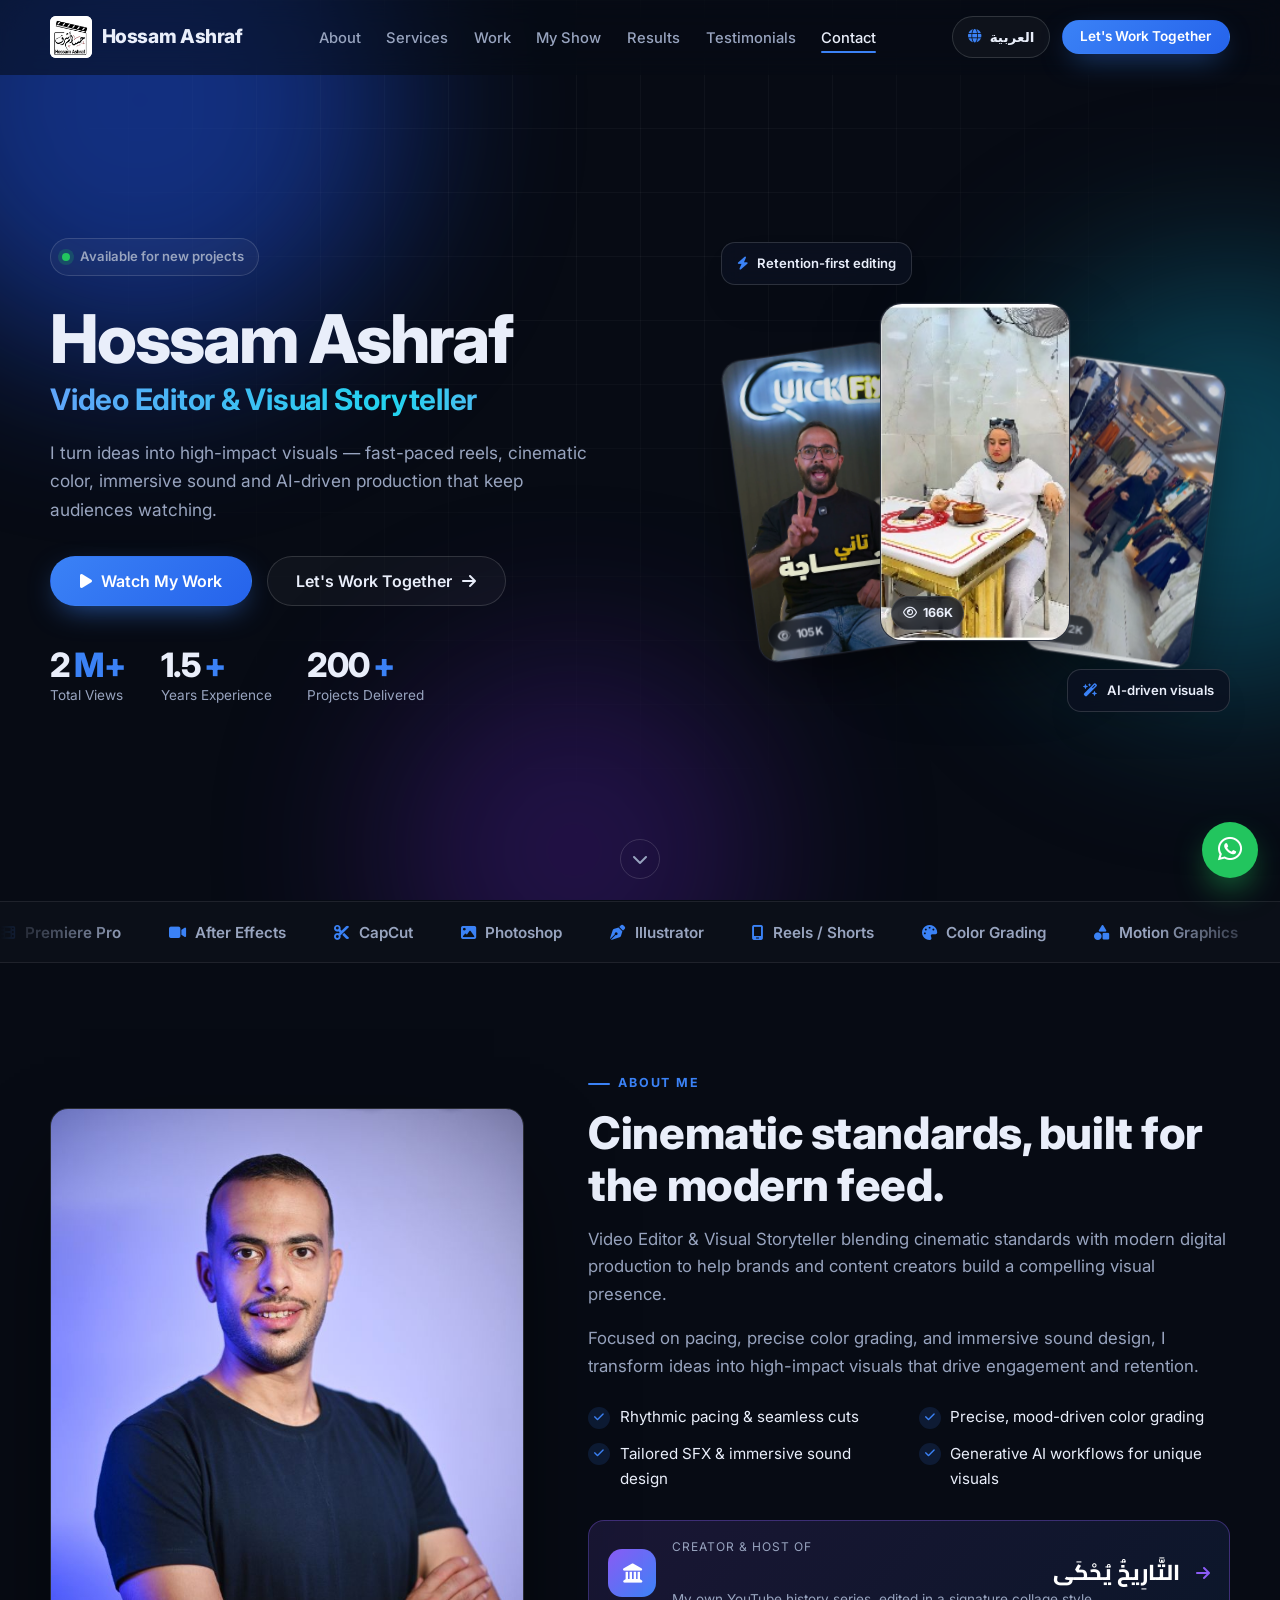
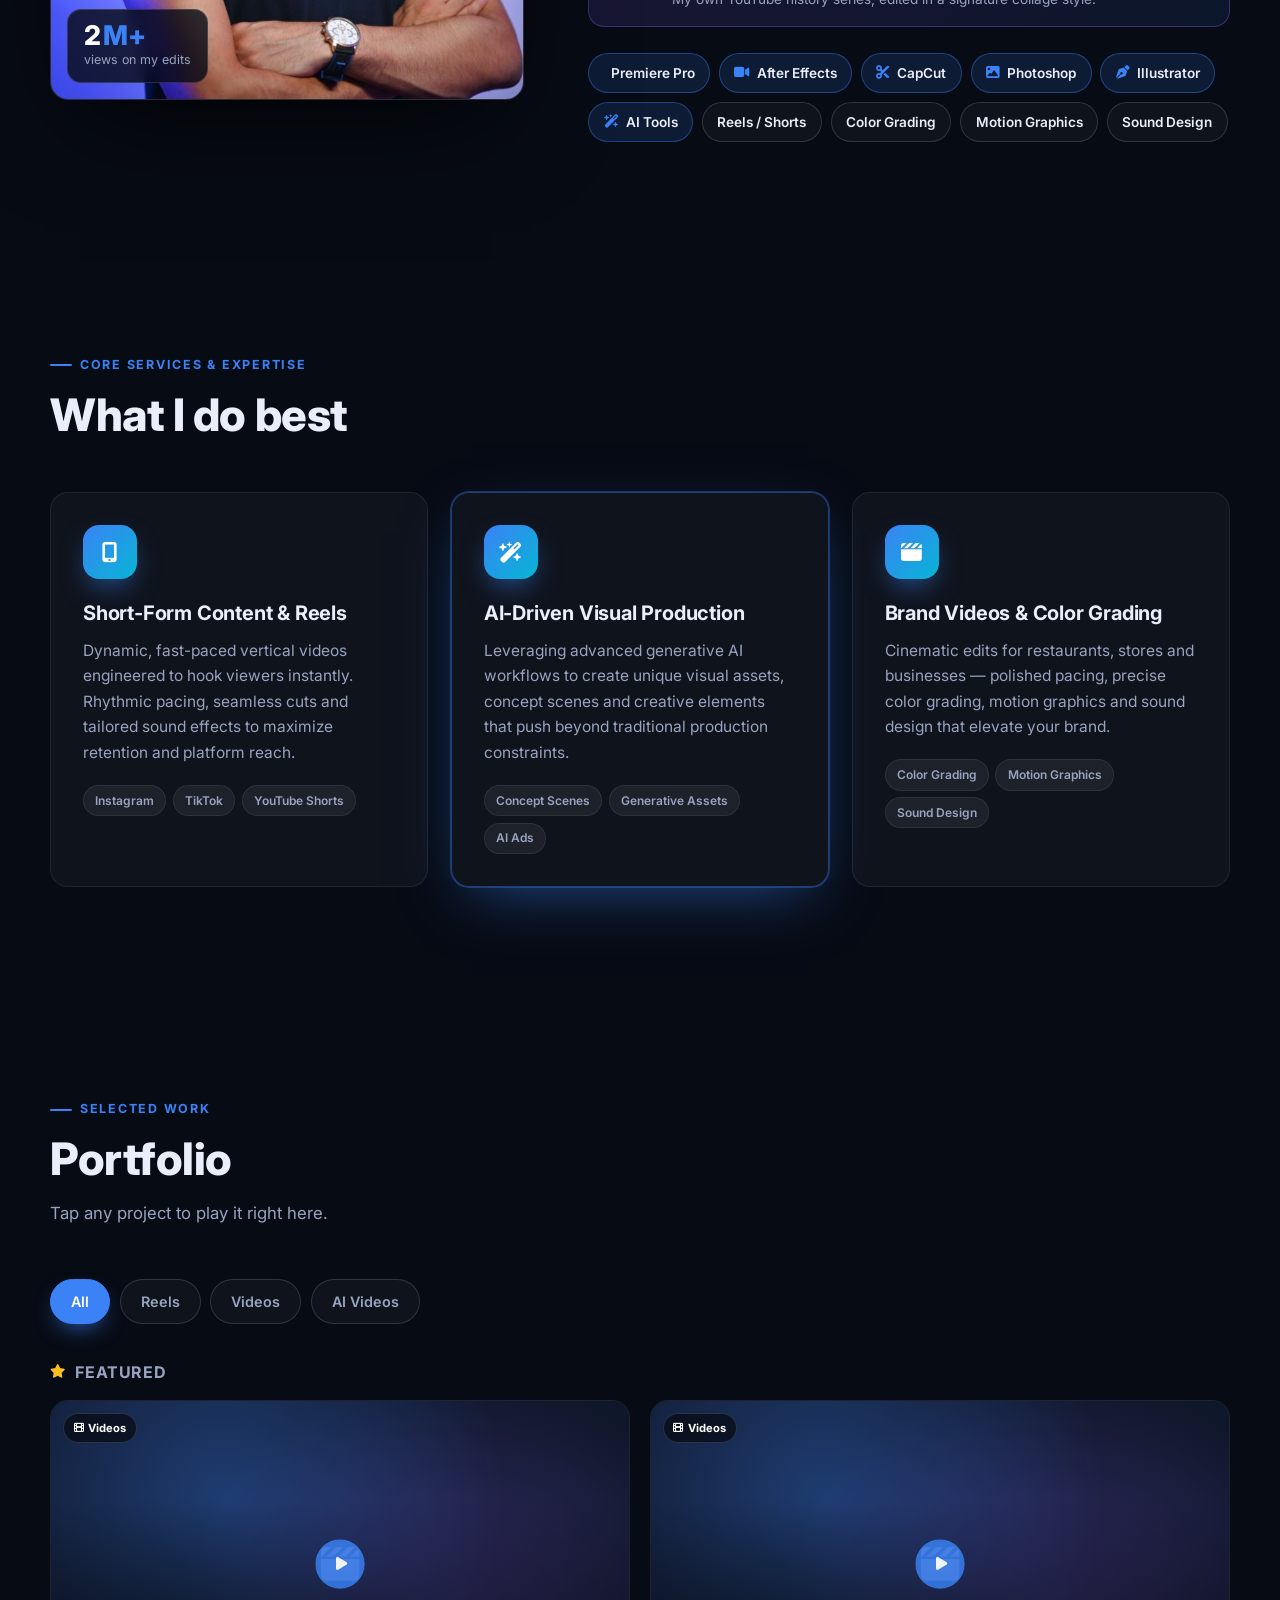
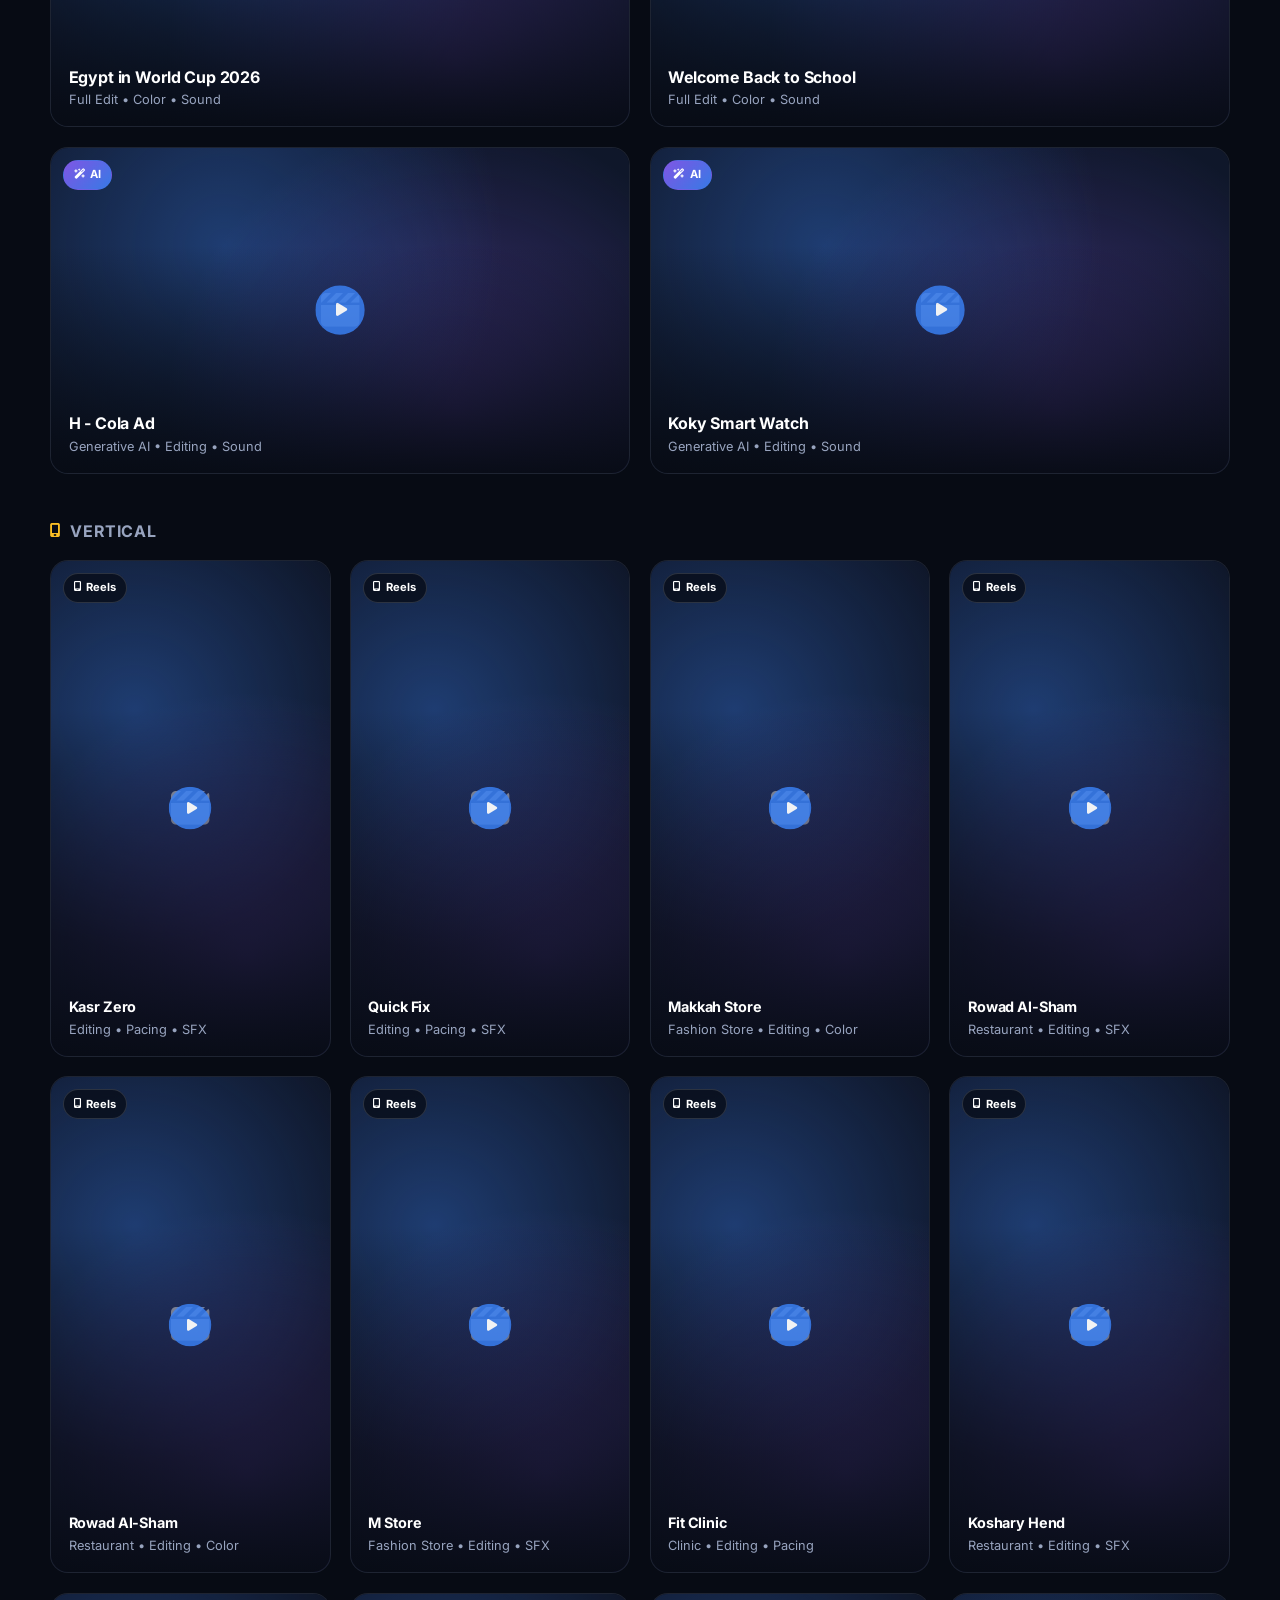
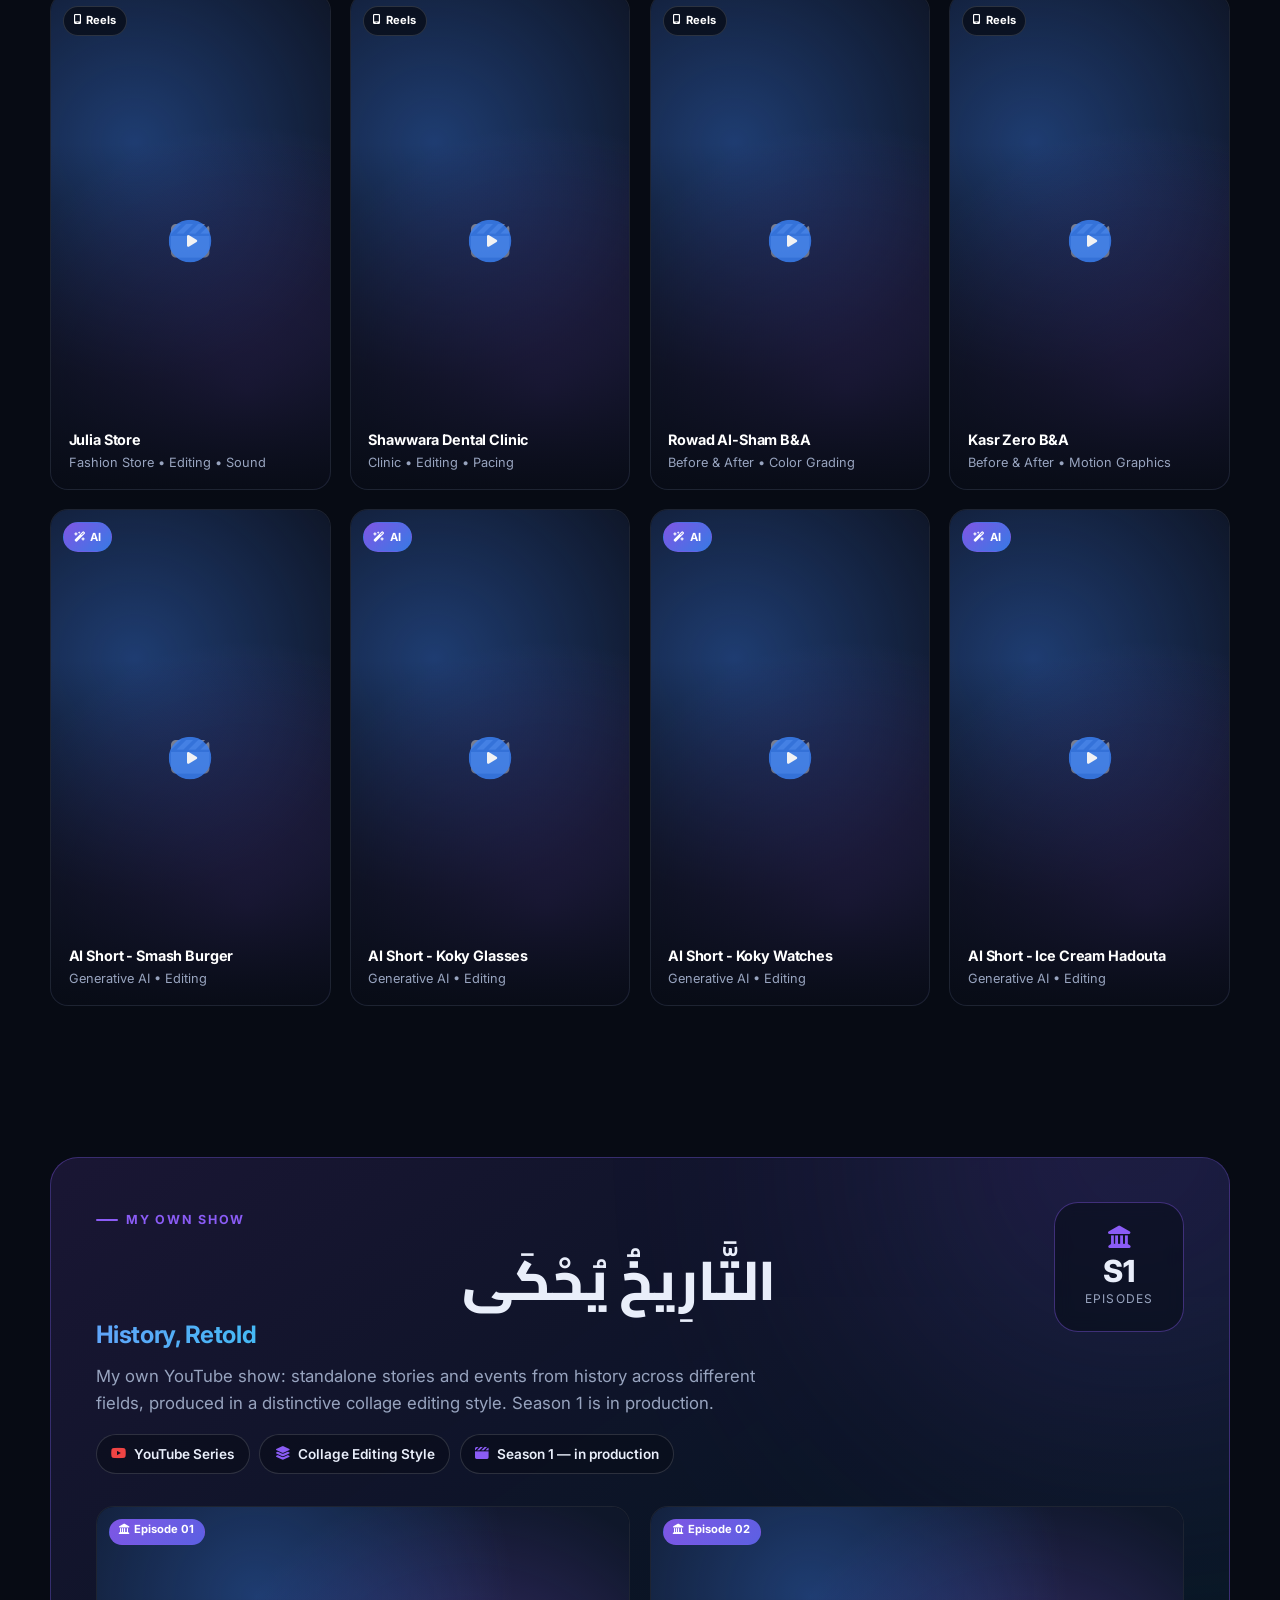
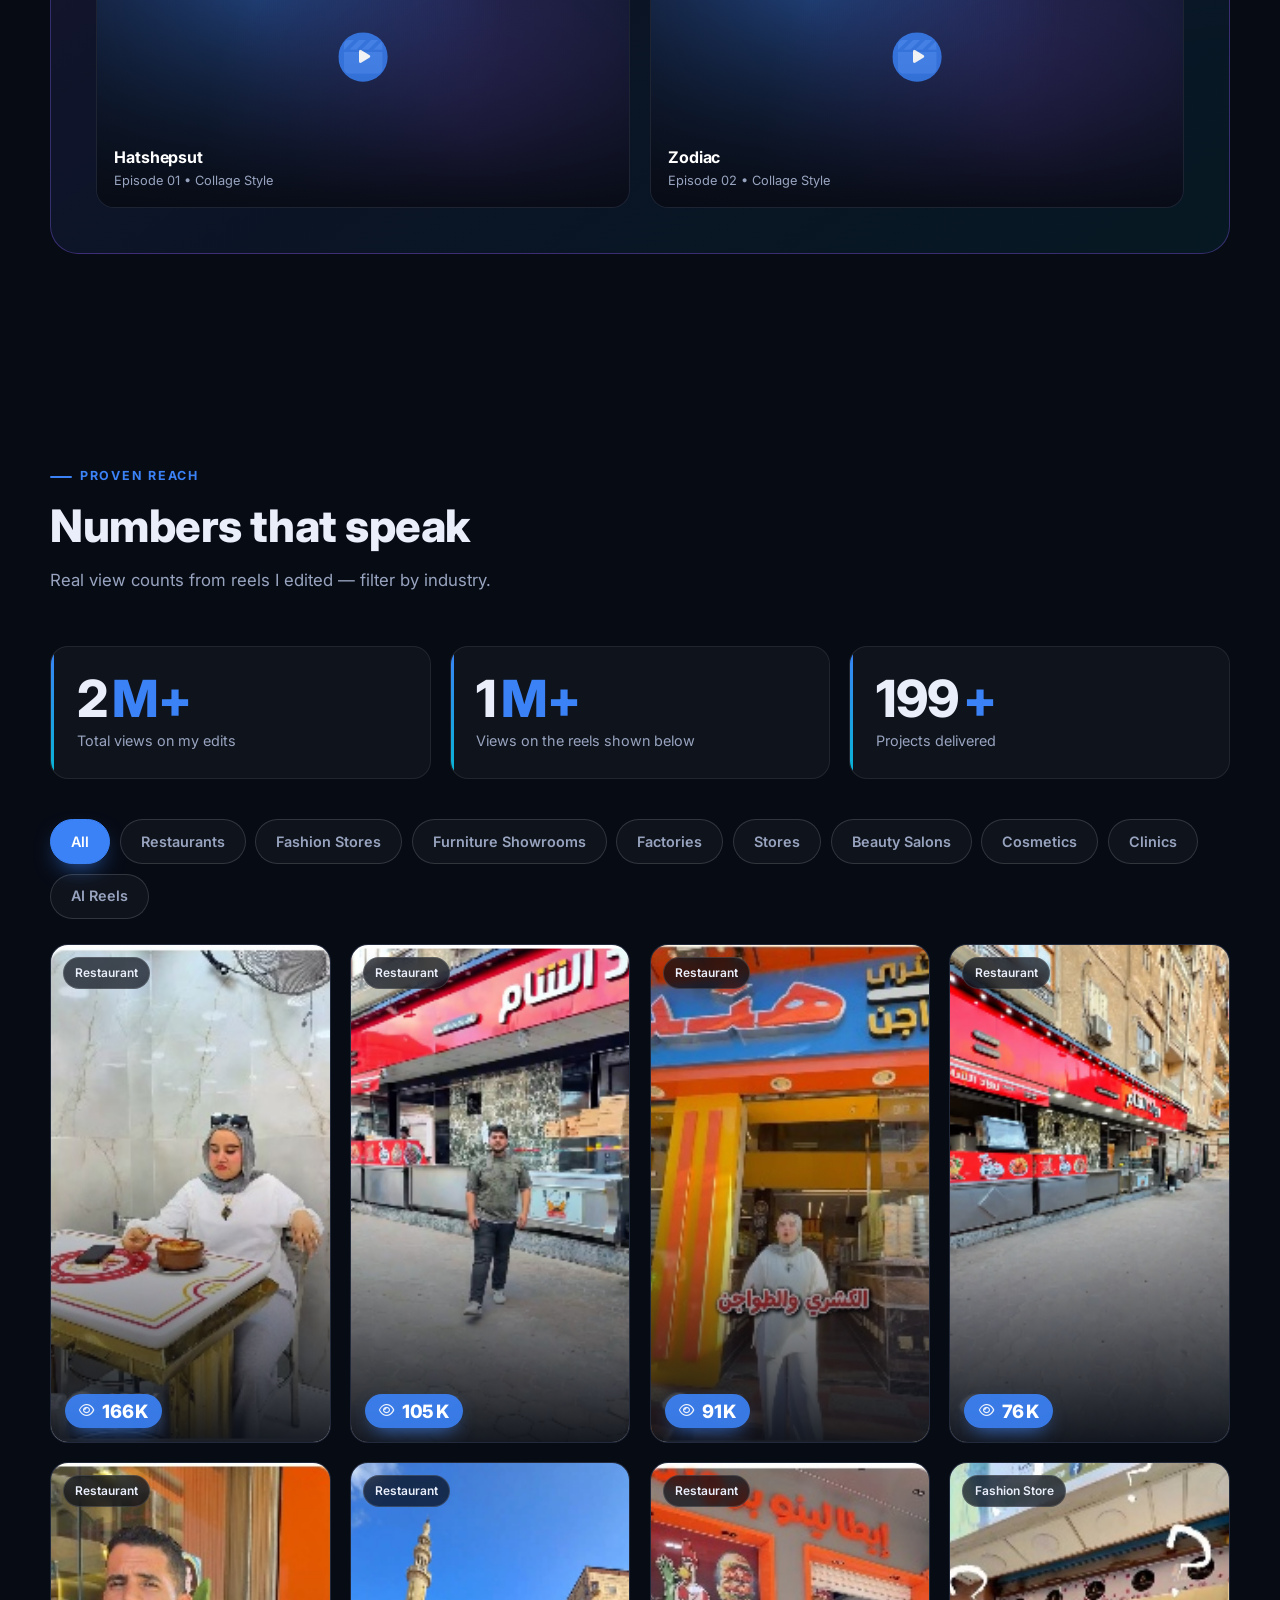
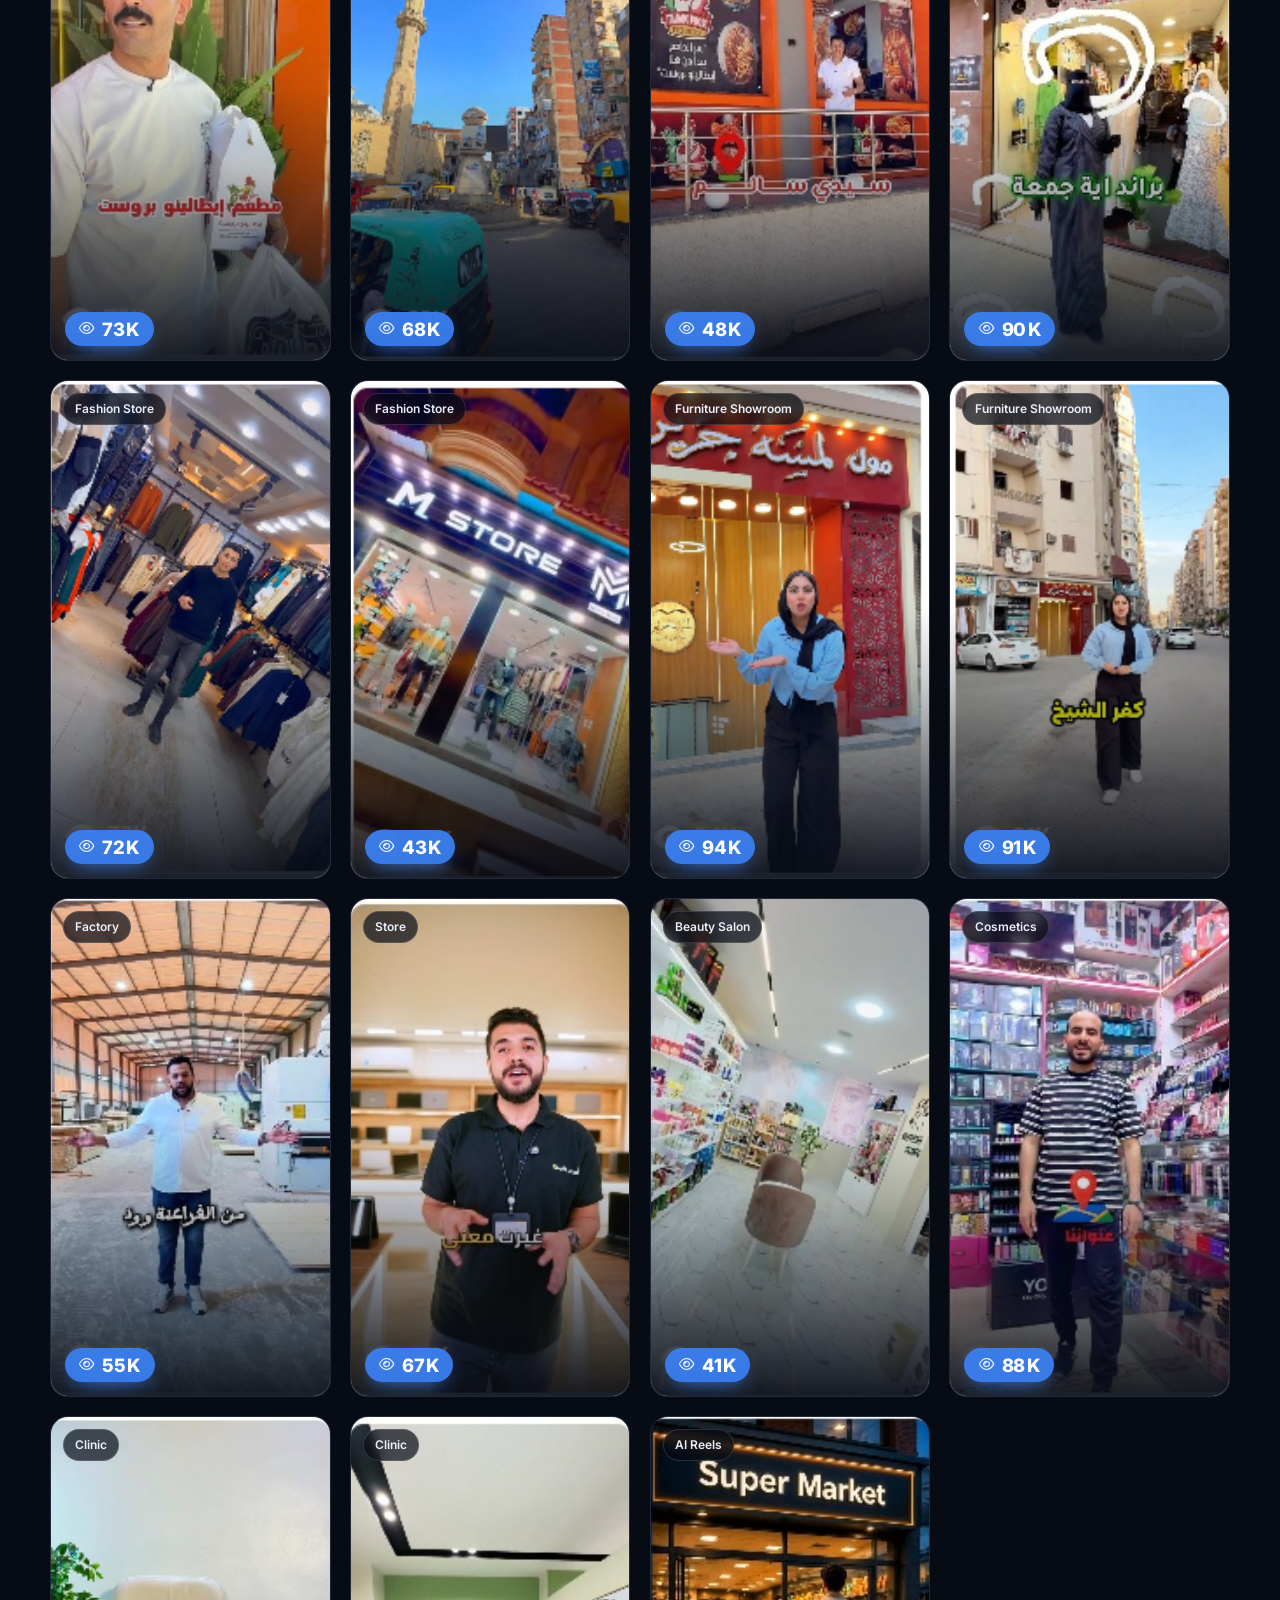
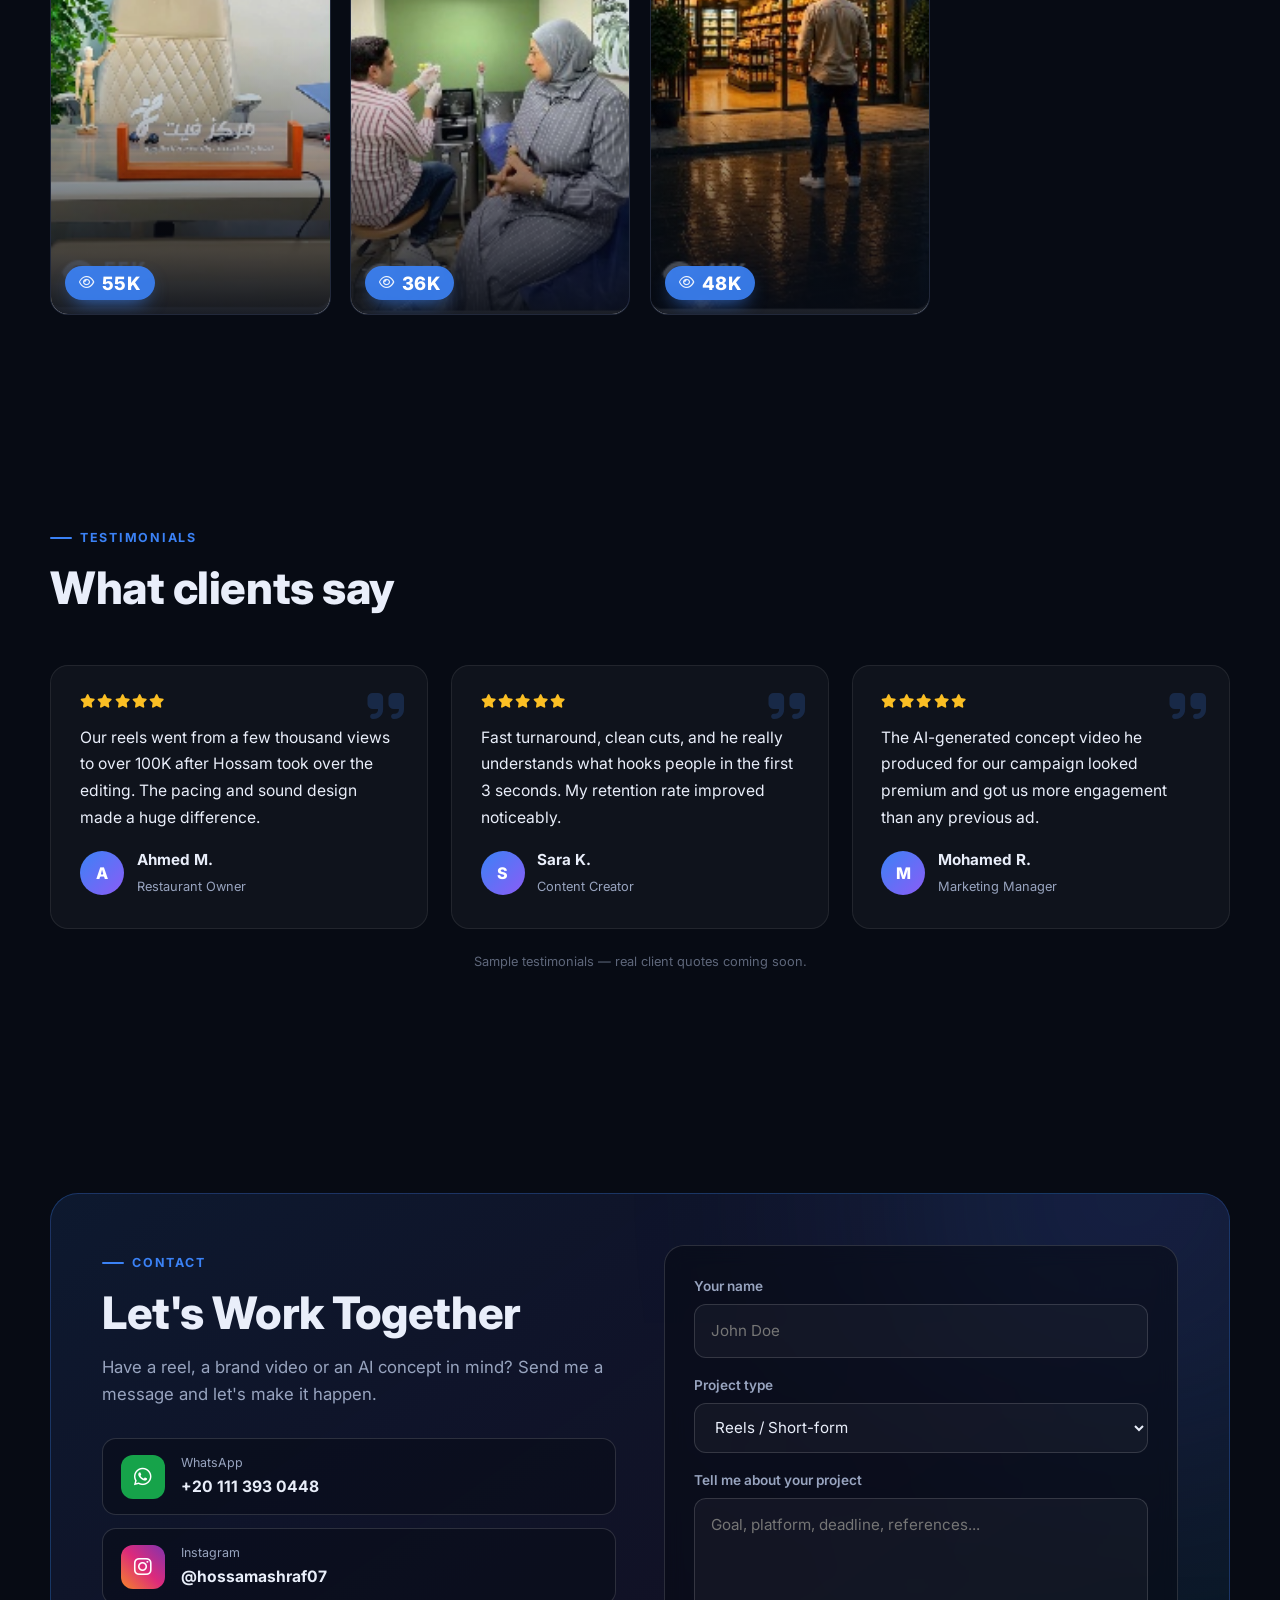
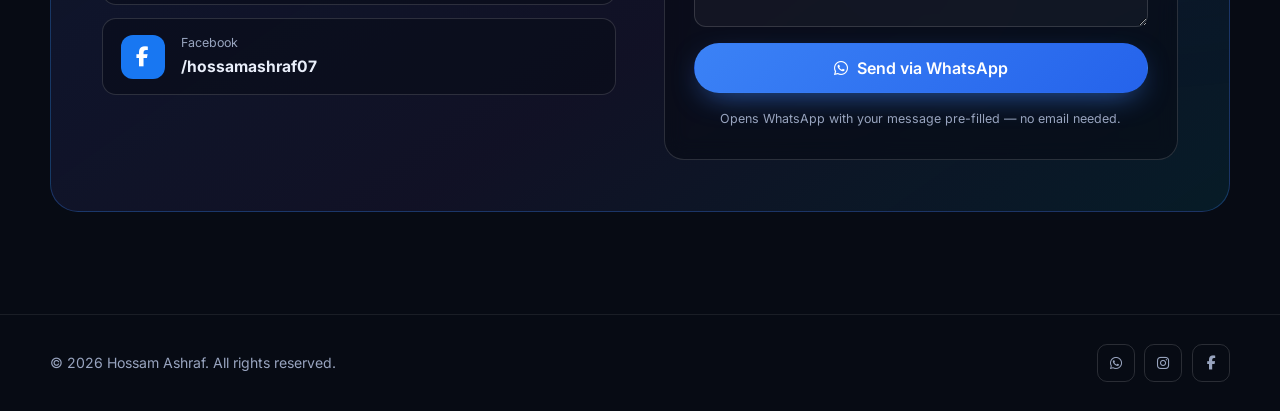
<file: index.html>
<!DOCTYPE html>
<html lang="en" dir="ltr">
<head>
  <meta charset="UTF-8">
  <meta name="viewport" content="width=device-width, initial-scale=1.0">
  <title>Hossam Ashraf — Video Editor & Visual Storyteller</title>
  <meta name="description" content="Hossam Ashraf — Video Editor & Visual Storyteller. Short-form reels, color grading, motion graphics and AI-driven visual production for brands and creators.">
  <meta property="og:title" content="Hossam Ashraf — Video Editor & Visual Storyteller">
  <meta property="og:description" content="Reels, cinematic edits and AI-driven visuals engineered for engagement and retention.">
  <meta property="og:type" content="website">
  <meta name="theme-color" content="#070b14">
  <link rel="icon" type="image/jpeg" href="images/logo.jpg">
  <link rel="apple-touch-icon" href="images/logo.jpg">

  <link rel="preconnect" href="https://fonts.googleapis.com">
  <link rel="preconnect" href="https://fonts.gstatic.com" crossorigin>
  <link href="https://fonts.googleapis.com/css2?family=Inter:wght@300;400;500;600;700;800&family=Cairo:wght@300;400;500;600;700;800&display=swap" rel="stylesheet">
  <link rel="stylesheet" href="https://cdn.jsdelivr.net/npm/@fortawesome/fontawesome-free@6.5.2/css/all.min.css">
  <link rel="stylesheet" href="css/style.css">
</head>
<body>

  <!-- Background FX -->
  <div class="bg-fx" aria-hidden="true">
    <span class="blob blob-1"></span>
    <span class="blob blob-2"></span>
    <span class="blob blob-3"></span>
    <div class="bg-grid"></div>
  </div>

  <!-- Header / Nav -->
  <header class="site-header" id="site-header">
    <nav class="nav container" aria-label="Main navigation">
      <a href="#hero-section" class="brand" aria-label="Hossam Ashraf home">
        <img src="images/logo.jpg" alt="Hossam Ashraf Logo" style="height: 42px; border-radius: 6px; object-fit: contain; background: white;">
        <span class="brand-text">Hossam Ashraf</span>
      </a>

      <ul class="nav-links" id="nav-links">
        <li><a href="#about-section" data-i18n="nav.about">About</a></li>
        <li><a href="#services-section" data-i18n="nav.services">Services</a></li>
        <li><a href="#portfolio-section" data-i18n="nav.work">Work</a></li>
        <li><a href="#history-section" data-i18n="nav.history">My Show</a></li>
        <li><a href="#results-section" data-i18n="nav.results">Results</a></li>
        <li><a href="#testimonials-section" data-i18n="nav.testimonials">Testimonials</a></li>
        <li><a href="#contact-section" data-i18n="nav.contact">Contact</a></li>
      </ul>

      <div class="nav-actions">
        <button class="lang-toggle" id="lang-toggle" type="button" aria-label="Switch language">
          <i class="fa-solid fa-globe"></i>
          <span id="lang-toggle-label">العربية</span>
        </button>
        <a href="#contact-section" class="btn btn-primary btn-sm nav-cta" data-i18n="nav.cta">Let's Work Together</a>
        <button class="nav-burger" id="nav-burger" type="button" aria-label="Open menu" aria-expanded="false" aria-controls="nav-links">
          <span></span><span></span><span></span>
        </button>
      </div>
    </nav>
  </header>

  <main>
    <!-- Hero -->
    <section class="hero" id="hero-section">
      <div class="container hero-inner">
        <div class="hero-copy reveal">
          <span class="eyebrow">
            <span class="dot"></span>
            <span data-i18n="hero.available">Available for new projects</span>
          </span>
          <h1 class="hero-title">
            <span class="hero-name">Hossam Ashraf</span>
            <span class="hero-role gradient-text" data-i18n="hero.role">Video Editor &amp; Visual Storyteller</span>
          </h1>
          <p class="hero-sub" data-i18n="hero.sub">
            I turn ideas into high-impact visuals — fast-paced reels, cinematic color, immersive sound and AI-driven production that keep audiences watching.
          </p>
          <div class="hero-actions">
            <a href="#portfolio-section" class="btn btn-primary btn-lg">
              <i class="fa-solid fa-play"></i>
              <span data-i18n="hero.cta1">Watch My Work</span>
            </a>
            <a href="#contact-section" class="btn btn-ghost btn-lg">
              <span data-i18n="hero.cta2">Let's Work Together</span>
              <i class="fa-solid fa-arrow-right btn-arrow"></i>
            </a>
          </div>
          <ul class="hero-stats" aria-label="Key stats">
            <li>
              <strong class="stat-num"><span class="counter" data-count="2">0</span><small>M+</small></strong>
              <span class="stat-label" data-i18n="stats.views">Total Views</span>
            </li>
            <li>
              <strong class="stat-num">1.5<small>+</small></strong>
              <span class="stat-label" data-i18n="stats.years">Years Experience</span>
            </li>
            <li>
              <strong class="stat-num"><span class="counter" data-count="200">0</span><small>+</small></strong>
              <span class="stat-label" data-i18n="stats.projects">Projects Delivered</span>
            </li>
          </ul>
        </div>

        <div class="hero-visual reveal" aria-hidden="true">
          <figure class="phone-card phone-1">
            <img src="images/views/restaurant-166k.png" alt="" loading="eager">
            <figcaption><i class="fa-regular fa-eye"></i> 166K</figcaption>
          </figure>
          <figure class="phone-card phone-2">
            <img src="images/views/quick-fix-105k.jpg" alt="" loading="eager">
            <figcaption><i class="fa-regular fa-eye"></i> 105K</figcaption>
          </figure>
          <figure class="phone-card phone-3">
            <img src="images/views/makkah-store-72k.png" alt="" loading="eager">
            <figcaption><i class="fa-regular fa-eye"></i> 72K</figcaption>
          </figure>
          <div class="hero-badge badge-a">
            <i class="fa-solid fa-bolt"></i>
            <span data-i18n="hero.badge1">Retention-first editing</span>
          </div>
          <div class="hero-badge badge-b">
            <i class="fa-solid fa-wand-magic-sparkles"></i>
            <span data-i18n="hero.badge2">AI-driven visuals</span>
          </div>
        </div>
      </div>

      <a href="#about-section" class="scroll-hint" aria-label="Scroll down">
        <i class="fa-solid fa-chevron-down"></i>
      </a>
    </section>

    <!-- Tools marquee -->
    <section class="tools-strip" aria-label="Tools and skills">
      <div class="marquee">
        <ul class="marquee-track" id="marquee-track">
          <li><i class="fa-solid fa-film"></i> Premiere Pro</li>
          <li><i class="fa-solid fa-video"></i> After Effects</li>
          <li><i class="fa-solid fa-scissors"></i> CapCut</li>
          <li><i class="fa-solid fa-image"></i> Photoshop</li>
          <li><i class="fa-solid fa-pen-nib"></i> Illustrator</li>
          <li><i class="fa-solid fa-mobile-screen"></i> Reels / Shorts</li>
          <li><i class="fa-solid fa-palette"></i> Color Grading</li>
          <li><i class="fa-solid fa-shapes"></i> Motion Graphics</li>
          <li><i class="fa-solid fa-headphones"></i> Sound Design</li>
          <li><i class="fa-solid fa-wand-magic-sparkles"></i> AI Tools</li>
        </ul>
      </div>
    </section>

    <!-- About -->
    <section class="section about" id="about-section">
      <div class="container about-grid">
        <div class="about-media reveal">
          <div class="about-frame">
            <img src="images/hossam.jpg" alt="Hossam Ashraf — Video Editor" loading="lazy">
            <div class="about-frame-badge">
              <strong class="stat-num">2<small>M+</small></strong>
              <span data-i18n="about.badge">views on my edits</span>
            </div>
          </div>
        </div>
        <div class="about-copy reveal">
          <span class="section-label" data-i18n="about.label">About Me</span>
          <h2 class="section-title" data-i18n="about.title">Cinematic standards, built for the modern feed.</h2>
          <p data-i18n="about.p1">
            Video Editor &amp; Visual Storyteller blending cinematic standards with modern digital production to help brands and content creators build a compelling visual presence.
          </p>
          <p data-i18n="about.p2">
            Focused on pacing, precise color grading, and immersive sound design, I transform ideas into high-impact visuals that drive engagement and retention.
          </p>
          <ul class="about-points">
            <li><i class="fa-solid fa-check"></i><span data-i18n="about.pt1">Rhythmic pacing &amp; seamless cuts</span></li>
            <li><i class="fa-solid fa-check"></i><span data-i18n="about.pt2">Precise, mood-driven color grading</span></li>
            <li><i class="fa-solid fa-check"></i><span data-i18n="about.pt3">Tailored SFX &amp; immersive sound design</span></li>
            <li><i class="fa-solid fa-check"></i><span data-i18n="about.pt4">Generative AI workflows for unique visuals</span></li>
          </ul>
          <a href="#history-section" class="about-show-card">
            <span class="about-show-icon"><i class="fa-solid fa-landmark"></i></span>
            <span class="about-show-text">
              <small data-i18n="about.showLabel">Creator &amp; Host of</small>
              <strong lang="ar" dir="rtl">التَّارِيخُ يُحْكَى</strong>
              <span data-i18n="about.showDesc">My own YouTube history series, edited in a signature collage style.</span>
            </span>
            <i class="fa-solid fa-arrow-right about-show-arrow"></i>
          </a>
          <div class="skills-cloud" aria-label="Skills and tools">
            <span class="chip chip-tool"><i class="fa-brands fa-adobe"></i> Premiere Pro</span>
            <span class="chip chip-tool"><i class="fa-solid fa-video"></i> After Effects</span>
            <span class="chip chip-tool"><i class="fa-solid fa-scissors"></i> CapCut</span>
            <span class="chip chip-tool"><i class="fa-solid fa-image"></i> Photoshop</span>
            <span class="chip chip-tool"><i class="fa-solid fa-pen-nib"></i> Illustrator</span>
            <span class="chip chip-tool"><i class="fa-solid fa-wand-magic-sparkles"></i> AI Tools</span>
            <span class="chip">Reels / Shorts</span>
            <span class="chip">Color Grading</span>
            <span class="chip">Motion Graphics</span>
            <span class="chip">Sound Design</span>
          </div>
        </div>
      </div>
    </section>

    <!-- Services -->
    <section class="section services" id="services-section">
      <div class="container">
        <div class="section-head reveal">
          <span class="section-label" data-i18n="services.label">Core Services &amp; Expertise</span>
          <h2 class="section-title" data-i18n="services.title">What I do best</h2>
        </div>
        <div class="services-grid">
          <article class="service-card reveal">
            <div class="service-icon"><i class="fa-solid fa-mobile-screen-button"></i></div>
            <h3 data-i18n="services.s1.title">Short-Form Content &amp; Reels</h3>
            <p data-i18n="services.s1.desc">Dynamic, fast-paced vertical videos engineered to hook viewers instantly. Rhythmic pacing, seamless cuts and tailored sound effects to maximize retention and platform reach.</p>
            <ul class="service-tags">
              <li>Instagram</li><li>TikTok</li><li>YouTube Shorts</li>
            </ul>
          </article>
          <article class="service-card reveal featured">
            <div class="service-icon"><i class="fa-solid fa-wand-magic-sparkles"></i></div>
            <h3 data-i18n="services.s2.title">AI-Driven Visual Production</h3>
            <p data-i18n="services.s2.desc">Leveraging advanced generative AI workflows to create unique visual assets, concept scenes and creative elements that push beyond traditional production constraints.</p>
            <ul class="service-tags">
              <li>Concept Scenes</li><li>Generative Assets</li><li>AI Ads</li>
            </ul>
          </article>
          <article class="service-card reveal">
            <div class="service-icon"><i class="fa-solid fa-clapperboard"></i></div>
            <h3 data-i18n="services.s3.title">Brand Videos &amp; Color Grading</h3>
            <p data-i18n="services.s3.desc">Cinematic edits for restaurants, stores and businesses — polished pacing, precise color grading, motion graphics and sound design that elevate your brand.</p>
            <ul class="service-tags">
              <li>Color Grading</li><li>Motion Graphics</li><li>Sound Design</li>
            </ul>
          </article>
        </div>
      </div>
    </section>

    <!-- Portfolio -->
    <section class="section portfolio" id="portfolio-section">
      <div class="container">
        <div class="section-head reveal">
          <span class="section-label" data-i18n="work.label">Selected Work</span>
          <h2 class="section-title" data-i18n="work.title">Portfolio</h2>
          <p class="section-sub" data-i18n="work.sub">Tap any project to play it right here.</p>
        </div>

        <div class="filter-bar reveal" id="filter-bar" role="tablist" aria-label="Filter projects">
          <button class="filter-btn active" data-filter="all" role="tab" aria-selected="true" data-i18n="work.f.all">All</button>
          <button class="filter-btn" data-filter="reels" role="tab" aria-selected="false" data-i18n="work.f.reels">Reels</button>
          <button class="filter-btn" data-filter="videos" role="tab" aria-selected="false" data-i18n="work.f.videos">Videos</button>
          <button class="filter-btn" data-filter="ai" role="tab" aria-selected="false" data-i18n="work.f.ai">AI Videos</button>
        </div>

        <div class="work-group" id="featured-group">
          <h3 class="group-title"><i class="fa-solid fa-star"></i> <span data-i18n="work.featured">Featured</span></h3>
          <div class="work-grid work-grid-wide" id="featured-grid"></div>
        </div>

        <div class="work-group" id="reels-group">
          <h3 class="group-title"><i class="fa-solid fa-mobile-screen"></i> <span data-i18n="work.vertical">Vertical</span></h3>
          <div class="work-grid work-grid-vertical" id="reels-grid"></div>
        </div>

        <p class="empty-state" id="empty-state" hidden data-i18n="work.empty">No projects in this category yet.</p>
      </div>
    </section>

    <!-- History series: التاريخ يُحكى -->
    <section class="section history" id="history-section">
      <div class="container">
        <div class="history-card reveal">
          <div class="history-head">
            <div class="history-copy">
              <span class="section-label" data-i18n="history.label">My Own Show</span>
              <h2 class="section-title history-title">
                <span lang="ar" dir="rtl" class="history-name">التَّارِيخُ يُحْكَى</span>
                <span class="history-tagline gradient-text" data-i18n="history.tagline">History, Retold</span>
              </h2>
              <p data-i18n="history.desc">My own YouTube show: standalone stories and events from history across different fields, produced in a distinctive collage editing style. Season 1 is in production.</p>
              <ul class="history-meta">
                <li><i class="fa-brands fa-youtube"></i> <span data-i18n="history.m1">YouTube Series</span></li>
                <li><i class="fa-solid fa-layer-group"></i> <span data-i18n="history.m2">Collage Editing Style</span></li>
                <li><i class="fa-solid fa-clapperboard"></i> <span data-i18n="history.m3">Season 1 — in production</span></li>
              </ul>
            </div>
            <div class="history-badge" aria-hidden="true">
              <i class="fa-solid fa-landmark"></i>
              <strong>S1</strong>
              <span data-i18n="history.episodes">Episodes</span>
            </div>
          </div>
          <div class="work-grid work-grid-wide" id="history-grid"></div>
        </div>
      </div>
    </section>

    <!-- Results -->
    <section class="section results" id="results-section">
      <div class="container">
        <div class="section-head reveal">
          <span class="section-label" data-i18n="results.label">Proven Reach</span>
          <h2 class="section-title" data-i18n="results.title">Numbers that speak</h2>
          <p class="section-sub" data-i18n="results.sub">Real view counts from reels I edited for local businesses and creators.</p>
        </div>
        <div class="results-stats reveal">
          <div class="stat-box">
            <strong class="stat-num"><span class="counter" data-count="2">0</span><small>M+</small></strong>
            <span class="stat-label" data-i18n="results.total">Total views on my edits</span>
          </div>
          <div class="stat-box">
            <strong class="stat-num"><span class="counter" data-count="1">0</span><small>M+</small></strong>
            <span class="stat-label" data-i18n="results.top">Views on the reels shown below</span>
          </div>
          <div class="stat-box">
            <strong class="stat-num"><span class="counter" data-count="200">0</span><small>+</small></strong>
            <span class="stat-label" data-i18n="results.projects">Projects delivered</span>
          </div>
        </div>
        <div class="filter-bar reveal" id="results-filter" role="tablist" aria-label="Filter results by industry"></div>
        <div class="results-grid" id="results-grid"></div>
      </div>
    </section>

    <!-- Testimonials -->
    <section class="section testimonials" id="testimonials-section">
      <div class="container">
        <div class="section-head reveal">
          <span class="section-label" data-i18n="testi.label">Testimonials</span>
          <h2 class="section-title" data-i18n="testi.title">What clients say</h2>
        </div>
        <div class="testi-grid" id="testi-grid"></div>
      </div>
    </section>

    <!-- Contact -->
    <section class="section contact" id="contact-section">
      <div class="container contact-card reveal">
        <div class="contact-copy">
          <span class="section-label" data-i18n="contact.label">Contact</span>
          <h2 class="section-title" data-i18n="contact.title">Let's Work Together</h2>
          <p data-i18n="contact.sub">Have a reel, a brand video or an AI concept in mind? Send me a message and let's make it happen.</p>

          <ul class="contact-links">
            <li>
              <a href="https://wa.me/201113930448" target="_blank" rel="noopener" class="contact-link whatsapp">
                <i class="fa-brands fa-whatsapp"></i>
                <span>
                  <small data-i18n="contact.wa">WhatsApp</small>
                  <strong dir="ltr">+20 111 393 0448</strong>
                </span>
              </a>
            </li>
            <li>
              <a href="https://www.instagram.com/hossamashraf07/" target="_blank" rel="noopener" class="contact-link instagram">
                <i class="fa-brands fa-instagram"></i>
                <span>
                  <small>Instagram</small>
                  <strong dir="ltr">@hossamashraf07</strong>
                </span>
              </a>
            </li>
            <li>
              <a href="https://www.facebook.com/hossamashraf07" target="_blank" rel="noopener" class="contact-link facebook">
                <i class="fa-brands fa-facebook-f"></i>
                <span>
                  <small>Facebook</small>
                  <strong dir="ltr">/hossamashraf07</strong>
                </span>
              </a>
            </li>
          </ul>
        </div>

        <form class="contact-form" id="contact-form" novalidate>
          <div class="form-row">
            <label for="cf-name" data-i18n="form.name">Your name</label>
            <input type="text" id="cf-name" name="name" required data-i18n-placeholder="form.namePh" placeholder="John Doe">
          </div>
          <div class="form-row">
            <label for="cf-type" data-i18n="form.type">Project type</label>
            <select id="cf-type" name="type">
              <option value="Reels / Short-form" data-i18n="form.t1">Reels / Short-form</option>
              <option value="Brand Video" data-i18n="form.t2">Brand Video</option>
              <option value="AI Video" data-i18n="form.t3">AI Video</option>
              <option value="Other" data-i18n="form.t4">Other</option>
            </select>
          </div>
          <div class="form-row">
            <label for="cf-msg" data-i18n="form.msg">Tell me about your project</label>
            <textarea id="cf-msg" name="message" rows="4" required data-i18n-placeholder="form.msgPh" placeholder="Goal, platform, deadline, references..."></textarea>
          </div>
          <button type="submit" class="btn btn-primary btn-lg btn-block">
            <i class="fa-brands fa-whatsapp"></i>
            <span data-i18n="form.send">Send via WhatsApp</span>
          </button>
          <p class="form-note" data-i18n="form.note">Opens WhatsApp with your message pre-filled — no email needed.</p>
        </form>
      </div>
    </section>
  </main>

  <footer class="site-footer">
    <div class="container footer-inner">
      <p>© <span id="year"></span> Hossam Ashraf. <span data-i18n="footer.rights">All rights reserved.</span></p>
      <ul class="footer-social">
        <li><a href="https://wa.me/201113930448" target="_blank" rel="noopener" aria-label="WhatsApp"><i class="fa-brands fa-whatsapp"></i></a></li>
        <li><a href="https://www.instagram.com/hossamashraf07/" target="_blank" rel="noopener" aria-label="Instagram"><i class="fa-brands fa-instagram"></i></a></li>
        <li><a href="https://www.facebook.com/hossamashraf07" target="_blank" rel="noopener" aria-label="Facebook"><i class="fa-brands fa-facebook-f"></i></a></li>
      </ul>
    </div>
  </footer>

  <!-- Floating WhatsApp -->
  <a href="https://wa.me/201113930448" class="wa-float" target="_blank" rel="noopener" aria-label="Chat on WhatsApp">
    <i class="fa-brands fa-whatsapp"></i>
  </a>

  <!-- Video Lightbox -->
  <div class="lightbox" id="lightbox" aria-hidden="true" role="dialog" aria-modal="true" aria-label="Video player">
    <div class="lightbox-backdrop" id="lightbox-backdrop"></div>
    <div class="lightbox-dialog" id="lightbox-dialog">
      <button class="lightbox-close" id="lightbox-close" type="button" aria-label="Close"><i class="fa-solid fa-xmark"></i></button>
      <div class="lightbox-player" id="lightbox-player"></div>
      <div class="lightbox-meta">
        <h3 id="lightbox-title"></h3>
        <a id="lightbox-ext" href="#" target="_blank" rel="noopener" class="lightbox-ext">
          <i class="fa-solid fa-arrow-up-right-from-square"></i>
          <span data-i18n="work.open">Open original</span>
        </a>
      </div>
    </div>
  </div>

  <script src="js/data.js"></script>
  <script src="js/i18n.js"></script>
  <script src="js/main.js"></script>
</body>
</html>
</file>
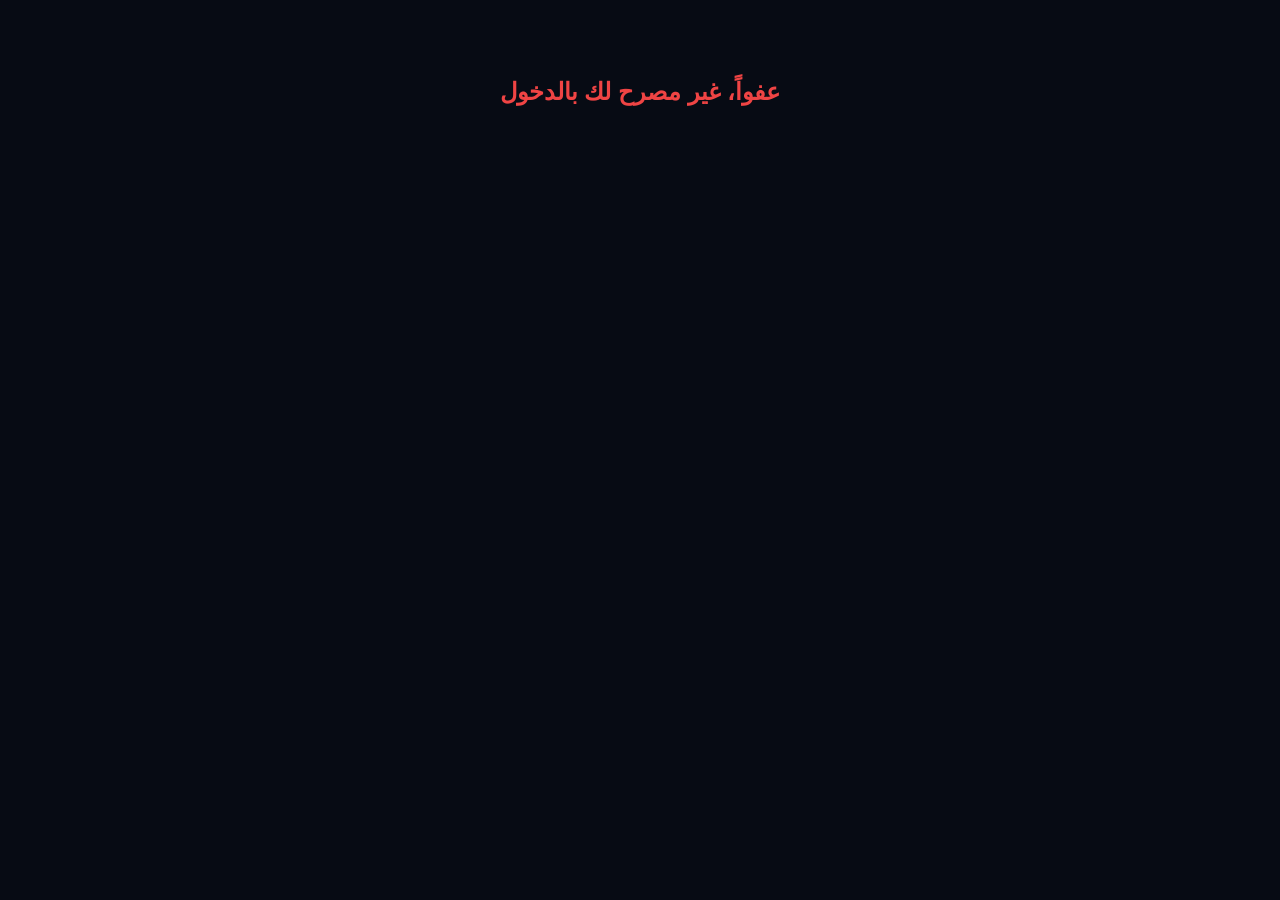
<file: admin.html>
<!DOCTYPE html>
<html lang="ar" dir="rtl">
<head>
  <meta charset="UTF-8">
  <meta name="viewport" content="width=device-width, initial-scale=1.0">
  <title>لوحة تحكم حسام أشرف</title>
  <style>
    body { font-family: 'Segoe UI', Tahoma, Geneva, Verdana, sans-serif; background: #070b14; color: #e9eefa; padding: 20px; }
    .container { max-width: 600px; margin: 40px auto; background: #0b1120; padding: 30px; border-radius: 15px; border: 1px solid #1e293b; box-shadow: 0 10px 30px rgba(0,0,0,0.5); }
    h2 { text-align: center; color: #3b82f6; margin-bottom: 20px; }
    input, select, button { width: 100%; padding: 12px; margin: 8px 0 15px; border-radius: 8px; border: 1px solid #334155; background: #0f172a; color: #fff; font-size: 16px; box-sizing: border-box; }
    input:focus, select:focus { outline: none; border-color: #3b82f6; }
    button { background: #3b82f6; cursor: pointer; font-weight: bold; border: none; transition: 0.3s; }
    button:hover { background: #2563eb; }
    .video-item { display: flex; justify-content: space-between; align-items: center; background: #1e293b; padding: 15px; margin-bottom: 10px; border-radius: 8px; border: 1px solid #334155; }
    .delete-btn { background: #ef4444; width: auto; padding: 8px 15px; margin: 0; font-size: 14px; }
    .delete-btn:hover { background: #dc2626; }
    hr { border: 0; border-top: 1px solid #334155; margin: 30px 0; }
  </style>
</head>
<body>

<div class="container">
  <h2>إضافة فيديو جديد للموقع</h2>
  <form id="addForm">
    <input type="text" id="title_ar" placeholder="اسم الفيديو (عربي) - مثلا: مكة ستور" required>
    <input type="text" id="title_en" placeholder="اسم الفيديو (إنجليزي) - مثلا: Makkah Store" required>
    <input type="text" id="role_ar" placeholder="الدور (عربي) - مثلا: مونتاج • ألوان" required>
    <input type="text" id="role_en" placeholder="الدور (إنجليزي) - مثلا: Editing • Color" required>
    <input type="text" id="video_id" placeholder="معرف يوتيوب (ID) - مثلا: lARBWhyeRBg" required>
    
    <label style="font-size: 14px; color: #98a4bf;">القسم:</label>
    <select id="category">
      <option value="reels">ريلز (Reels)</option>
      <option value="videos">فيديوهات (Videos)</option>
      <option value="ai">ذكاء اصطناعي (AI)</option>
      <option value="history">التاريخ يُحكى</option>
    </select>

    <label style="font-size: 14px; color: #98a4bf;">أبعاد الفيديو:</label>
    <select id="orientation">
      <option value="vertical">طولي للموبايل (Vertical)</option>
      <option value="wide">بالعرض للكمبيوتر (Wide)</option>
    </select>

    <button type="submit">إضافة ونشر في الموقع</button>
  </form>

  <hr>

  <h2>الفيديوهات الحالية</h2>
  <div id="videoList">جاري التحميل...</div>
</div>

<script>
  if (prompt("أدخل الرقم السري للوحة التحكم:") !== "hossam2026") {
    document.body.innerHTML = "<h2 style='text-align:center; color:#ef4444; margin-top:50px;'>عفواً، غير مصرح لك بالدخول</h2>";
    throw new Error("Access Denied");
  }

  const SUPABASE_URL = 'https://qfuhdgdplhprgjmqyuaj.supabase.co/rest/v1/projects';
  const SUPABASE_KEY = 'eyJhbGciOiJIUzI1NiIsInR5cCI6IkpXVCJ9.eyJpc3MiOiJzdXBhYmFzZSIsInJlZiI6InFmdWhkZ2RwbGhwcmdqbXF5dWFqIiwicm9sZSI6ImFub24iLCJpYXQiOjE3OTA1ODI0NDIsImV4cCI6MjEwNjE1ODQ0Mn0.HdEIS1Vf-7R873AB2lGwMMLRsLXickHBRM3PJb2DbG0';

  const headers = {
    'apikey': SUPABASE_KEY,
    'Authorization': 'Bearer ' + SUPABASE_KEY,
    'Content-Type': 'application/json',
    'Prefer': 'return=representation'
  };

  async function loadVideos() {
    const res = await fetch(SUPABASE_URL + '?select=*&order=id.desc', { headers });
    const data = await res.json();
    const list = document.getElementById('videoList');
    list.innerHTML = '';
    
    if (data.length === 0) { list.innerHTML = '<p style="text-align:center; color:#98a4bf;">لا توجد فيديوهات، أضف أول فيديو الآن.</p>'; return; }

    data.forEach(v => {
      list.innerHTML += `
        <div class="video-item">
          <div>
            <strong style="display:block; margin-bottom:5px;">${v.title_ar}</strong>
            <span style="font-size:12px; color:#98a4bf; background:#0f172a; padding:3px 8px; border-radius:4px;">${v.category}</span>
          </div>
          <button class="delete-btn" onclick="deleteVideo(${v.id})">حذف</button>
        </div>
      `;
    });
  }

  document.getElementById('addForm').addEventListener('submit', async (e) => {
    e.preventDefault();
    const btn = e.target.querySelector('button[type="submit"]');
    btn.textContent = 'جاري الإضافة...';
    btn.disabled = true;

    const body = JSON.stringify({
      title_ar: document.getElementById('title_ar').value,
      title_en: document.getElementById('title_en').value,
      role_ar: document.getElementById('role_ar').value,
      role_en: document.getElementById('role_en').value,
      video_id: document.getElementById('video_id').value,
      category: document.getElementById('category').value,
      orientation: document.getElementById('orientation').value
    });

    try {
      await fetch(SUPABASE_URL, { method: 'POST', headers, body });
      alert('تم إضافة الفيديو للموقع بنجاح يا برنس!');
      e.target.reset();
      loadVideos();
    } catch(err) {
      alert('حصل مشكلة أثناء الإضافة!');
    }
    btn.textContent = 'إضافة ونشر في الموقع';
    btn.disabled = false;
  });

  async function deleteVideo(id) {
    if(confirm('متأكد إنك عاوز تمسح الفيديو ده من الموقع؟')) {
      await fetch(`${SUPABASE_URL}?id=eq.${id}`, { method: 'DELETE', headers });
      loadVideos();
    }
  }

  loadVideos();
</script>
</body>
</html>
</file>
<file: css/style.css>
/* =====================================================
   Hossam Ashraf — Video Editor Landing Page
   Dark / Blue modern theme, LTR + RTL
   ===================================================== */

:root {
  --bg: #070b14;
  --bg-2: #0b1120;
  --surface: rgba(255, 255, 255, 0.035);
  --surface-2: rgba(255, 255, 255, 0.06);
  --border: rgba(255, 255, 255, 0.08);
  --border-strong: rgba(255, 255, 255, 0.14);
  --text: #e9eefa;
  --muted: #98a4bf;
  --accent: #3b82f6;
  --accent-2: #06b6d4;
  --accent-3: #8b5cf6;
  --accent-soft: rgba(59, 130, 246, 0.14);
  --glow: 0 0 0 1px rgba(59,130,246,.35), 0 20px 60px -20px rgba(59,130,246,.55);
  --radius: 18px;
  --radius-sm: 12px;
  --font-en: 'Inter', system-ui, -apple-system, Segoe UI, sans-serif;
  --font-ar: 'Cairo', 'Inter', system-ui, sans-serif;
  --container: 1180px;
  --header-h: 74px;
  --ease: cubic-bezier(.22, 1, .36, 1);
}

*, *::before, *::after { box-sizing: border-box; }
html { scroll-behavior: smooth; -webkit-text-size-adjust: 100%; }
body {
  margin: 0;
  background: var(--bg);
  color: var(--text);
  font-family: var(--font-en);
  font-size: 16px;
  line-height: 1.65;
  overflow-x: hidden;
  -webkit-font-smoothing: antialiased;
}
html[dir="rtl"] body { font-family: var(--font-ar); }
img { max-width: 100%; display: block; }
a { color: inherit; text-decoration: none; }
ul { list-style: none; margin: 0; padding: 0; }
h1, h2, h3, h4 { margin: 0; line-height: 1.15; letter-spacing: -0.01em; }
p { margin: 0 0 1rem; }
button { font: inherit; cursor: pointer; color: inherit; }
:focus-visible { outline: 2px solid var(--accent); outline-offset: 3px; border-radius: 6px; }

.container { width: min(100% - 2.5rem, var(--container)); margin-inline: auto; }
.accent { color: var(--accent); }
.gradient-text {
  background: linear-gradient(92deg, #60a5fa 0%, #22d3ee 55%, #a78bfa 100%);
  -webkit-background-clip: text;
  background-clip: text;
  color: transparent;
}

/* ---------- Stat numbers: big digits, small unit ---------- */
.stat-num { display: inline-flex; align-items: baseline; gap: .1em; font-weight: 800; letter-spacing: -.02em; line-height: 1; direction: ltr; }
.stat-num small { font-size: 1em; font-weight: 800; color: var(--accent); letter-spacing: -.02em; }

/* ---------- Background FX ---------- */
.bg-fx { position: fixed; inset: 0; z-index: -1; overflow: hidden; pointer-events: none; }
.bg-grid {
  position: absolute; inset: 0;
  background-image:
    linear-gradient(rgba(255,255,255,.035) 1px, transparent 1px),
    linear-gradient(90deg, rgba(255,255,255,.035) 1px, transparent 1px);
  background-size: 64px 64px;
  mask-image: radial-gradient(ellipse at 50% 0%, #000 20%, transparent 70%);
  -webkit-mask-image: radial-gradient(ellipse at 50% 0%, #000 20%, transparent 70%);
}
.blob {
  position: absolute; border-radius: 50%; filter: blur(90px); opacity: .55;
  animation: drift 18s ease-in-out infinite alternate;
}
.blob-1 { width: 520px; height: 520px; background: #1d4ed8; top: -160px; left: -120px; }
.blob-2 { width: 420px; height: 420px; background: #0e7490; top: 30%; right: -160px; animation-delay: -6s; }
.blob-3 { width: 380px; height: 380px; background: #4c1d95; bottom: -140px; left: 30%; animation-delay: -12s; opacity: .4; }
@keyframes drift {
  from { transform: translate3d(0,0,0) scale(1); }
  to   { transform: translate3d(40px, 60px, 0) scale(1.12); }
}

/* ---------- Buttons ---------- */
.btn {
  display: inline-flex; align-items: center; justify-content: center; gap: .6rem;
  padding: .85rem 1.5rem; border-radius: 999px; border: 1px solid transparent;
  font-weight: 600; font-size: .95rem; line-height: 1;
  transition: transform .25s var(--ease), box-shadow .25s, background .25s, border-color .25s;
  white-space: nowrap;
}
.btn:hover { transform: translateY(-2px); }
.btn-primary {
  background: linear-gradient(135deg, var(--accent), #2563eb);
  color: #fff; box-shadow: 0 10px 30px -10px rgba(59,130,246,.7);
}
.btn-primary:hover { box-shadow: 0 16px 40px -10px rgba(59,130,246,.85); }
.btn-ghost { background: var(--surface); border-color: var(--border-strong); color: var(--text); }
.btn-ghost:hover { background: var(--surface-2); border-color: var(--accent); }
.btn-sm { padding: .6rem 1.1rem; font-size: .85rem; }
.btn-lg { padding: 1rem 1.8rem; font-size: 1rem; }
.btn-block { width: 100%; }
.btn-arrow { transition: transform .25s; }
.btn:hover .btn-arrow { transform: translateX(4px); }
html[dir="rtl"] .btn-arrow { transform: scaleX(-1); }
html[dir="rtl"] .btn:hover .btn-arrow { transform: scaleX(-1) translateX(4px); }

/* ---------- Header ---------- */
.site-header {
  position: sticky; top: 0; z-index: 50;
  backdrop-filter: blur(14px); -webkit-backdrop-filter: blur(14px);
  background: rgba(7, 11, 20, .55);
  border-bottom: 1px solid transparent;
  transition: border-color .3s, background .3s;
}
.site-header.scrolled { border-bottom-color: var(--border); background: rgba(7, 11, 20, .82); }
.nav { height: var(--header-h); display: flex; align-items: center; justify-content: space-between; gap: 1rem; }
.brand { display: inline-flex; align-items: center; gap: .6rem; font-weight: 800; font-size: 1.2rem; letter-spacing: -.02em; }
.brand-mark {
  width: 36px; height: 36px; border-radius: 10px; display: grid; place-items: center;
  background: linear-gradient(135deg, var(--accent), var(--accent-2)); color: #fff; font-size: .8rem;
  box-shadow: 0 8px 20px -8px rgba(59,130,246,.8);
}
.nav-links { display: flex; gap: 1.6rem; }
.nav-links a { font-size: .92rem; color: var(--muted); font-weight: 500; transition: color .2s; position: relative; }
.nav-links a::after {
  content: ''; position: absolute; left: 0; right: 0; bottom: -6px; height: 2px;
  background: var(--accent); transform: scaleX(0); transition: transform .25s var(--ease); border-radius: 2px;
}
.nav-links a:hover, .nav-links a.active { color: var(--text); }
.nav-links a.active::after { transform: scaleX(1); }
.nav-actions { display: flex; align-items: center; gap: .75rem; }
.lang-toggle {
  display: inline-flex; align-items: center; gap: .5rem;
  padding: .55rem .9rem; border-radius: 999px; background: var(--surface); border: 1px solid var(--border-strong);
  font-size: .85rem; font-weight: 600; transition: border-color .2s, background .2s;
}
.lang-toggle:hover { border-color: var(--accent); background: var(--accent-soft); }
.lang-toggle i { color: var(--accent); }
.nav-burger { display: none; flex-direction: column; gap: 5px; background: none; border: 0; padding: .4rem; }
.nav-burger span { width: 24px; height: 2px; background: var(--text); border-radius: 2px; transition: transform .3s, opacity .3s; }
.nav-burger[aria-expanded="true"] span:nth-child(1) { transform: translateY(7px) rotate(45deg); }
.nav-burger[aria-expanded="true"] span:nth-child(2) { opacity: 0; }
.nav-burger[aria-expanded="true"] span:nth-child(3) { transform: translateY(-7px) rotate(-45deg); }

/* ---------- Sections ---------- */
.section { padding: clamp(4rem, 8vw, 7rem) 0; position: relative; }
.section-head { max-width: 640px; margin-bottom: clamp(2.2rem, 4vw, 3.5rem); }
.section-label {
  display: inline-flex; align-items: center; gap: .5rem;
  font-size: .78rem; font-weight: 700; letter-spacing: .14em; text-transform: uppercase; color: var(--accent);
  margin-bottom: .9rem;
}
.section-label::before { content: ''; width: 22px; height: 2px; background: var(--accent); border-radius: 2px; }
html[dir="rtl"] .section-label { letter-spacing: 0; }
.section-title { font-size: clamp(1.9rem, 3.6vw, 2.8rem); font-weight: 800; margin-bottom: .9rem; }
.section-sub { color: var(--muted); font-size: 1.05rem; }

/* ---------- Hero ---------- */
.hero { min-height: min(calc(100vh - var(--header-h)), 860px); display: flex; align-items: center; position: relative; padding: 3rem 0 5rem; }
.hero-inner { display: grid; grid-template-columns: 1.1fr .9fr; gap: 3rem; align-items: center; }
.eyebrow {
  display: inline-flex; align-items: center; gap: .6rem; padding: .45rem .9rem .45rem .7rem; border-radius: 999px;
  background: var(--surface); border: 1px solid var(--border-strong); font-size: .82rem; font-weight: 600; color: var(--muted);
  margin-bottom: 1.5rem;
}
.eyebrow .dot { width: 8px; height: 8px; border-radius: 50%; background: #22c55e; box-shadow: 0 0 0 4px rgba(34,197,94,.2); animation: pulse 1.8s infinite; }
@keyframes pulse { 0%,100% { box-shadow: 0 0 0 4px rgba(34,197,94,.2);} 50% { box-shadow: 0 0 0 8px rgba(34,197,94,.05);} }
.hero-title { display: flex; flex-direction: column; gap: .35rem; margin-bottom: 1.4rem; }
.hero-name { font-size: clamp(2.4rem, 5.4vw, 4.2rem); font-weight: 800; letter-spacing: -.03em; }
.hero-role { font-size: clamp(1.25rem, 2.4vw, 1.85rem); font-weight: 700; }
.hero-sub { font-size: clamp(1rem, 1.35vw, 1.15rem); color: var(--muted); max-width: 540px; margin-bottom: 2rem; }
.hero-actions { display: flex; flex-wrap: wrap; gap: .9rem; margin-bottom: 2.6rem; }
.hero-stats { display: flex; gap: 2.2rem; flex-wrap: wrap; }
.hero-stats li { display: flex; flex-direction: column; gap: .15rem; }
.hero-stats strong { font-size: 2.1rem; }
.hero-stats .stat-label { font-size: .85rem; color: var(--muted); }

.hero-visual { position: relative; height: 520px; display: flex; justify-content: center; align-items: center; }
.phone-card {
  position: absolute; margin: 0; width: 190px; aspect-ratio: 9 / 16; border-radius: 22px; overflow: hidden;
  border: 1px solid var(--border-strong); background: var(--bg-2);
  box-shadow: 0 30px 80px -20px rgba(0,0,0,.8), 0 0 0 1px rgba(255,255,255,.04);
  transition: transform .6s var(--ease);
}
.phone-card img { width: 100%; height: 100%; object-fit: cover; }
.phone-card figcaption {
  position: absolute; left: 10px; bottom: 10px; display: inline-flex; align-items: center; gap: .4rem;
  padding: .35rem .65rem; border-radius: 999px; font-size: .78rem; font-weight: 700;
  background: rgba(7,11,20,.7); backdrop-filter: blur(6px); border: 1px solid var(--border-strong);
}
.phone-1 { z-index: 3; transform: translateY(0); animation: floatY 6s ease-in-out infinite; }
.phone-2 { z-index: 2; transform: translateX(-150px) translateY(30px) rotate(-8deg) scale(.9); animation: floatY 7s ease-in-out infinite reverse; opacity: .9; }
.phone-3 { z-index: 1; transform: translateX(150px) translateY(40px) rotate(8deg) scale(.88); animation: floatY 8s ease-in-out infinite; opacity: .85; }
@keyframes floatY { 0%,100% { margin-top: 0; } 50% { margin-top: -14px; } }
.hero-badge {
  position: absolute; display: inline-flex; align-items: center; gap: .55rem;
  padding: .6rem .95rem; border-radius: 14px; background: rgba(11,17,32,.85); backdrop-filter: blur(10px);
  border: 1px solid var(--border-strong); font-size: .82rem; font-weight: 600; z-index: 4;
  box-shadow: 0 20px 40px -20px rgba(0,0,0,.8);
}
.hero-badge i { color: var(--accent); }
.badge-a { top: 30px; left: 0; }
.badge-b { bottom: 20px; right: 0; }
.scroll-hint {
  position: absolute; bottom: 1.4rem; left: 50%; transform: translateX(-50%);
  width: 40px; height: 40px; border-radius: 50%; display: grid; place-items: center;
  border: 1px solid var(--border-strong); color: var(--muted); animation: bounce 2s infinite;
}
@keyframes bounce { 0%,100% { transform: translate(-50%,0);} 50% { transform: translate(-50%,6px);} }

/* ---------- Tools marquee ---------- */
.tools-strip { border-top: 1px solid var(--border); border-bottom: 1px solid var(--border); background: rgba(255,255,255,.02); }
.marquee { overflow: hidden; mask-image: linear-gradient(90deg, transparent, #000 10%, #000 90%, transparent); -webkit-mask-image: linear-gradient(90deg, transparent, #000 10%, #000 90%, transparent); }
.marquee-track { display: flex; gap: 3rem; width: max-content; padding: 1.1rem 0; animation: marquee 28s linear infinite; direction: ltr; }
.marquee-track li { display: inline-flex; align-items: center; gap: .6rem; font-weight: 600; color: var(--muted); white-space: nowrap; font-size: .95rem; }
.marquee-track li i { color: var(--accent); }
@keyframes marquee { to { transform: translateX(-50%); } }
.marquee:hover .marquee-track { animation-play-state: paused; }

/* ---------- About ---------- */
.about-grid { display: grid; grid-template-columns: .85fr 1.15fr; gap: 4rem; align-items: center; }
.about-frame {
  position: relative; border-radius: var(--radius); overflow: hidden; border: 1px solid var(--border-strong);
  box-shadow: 0 40px 100px -30px rgba(0,0,0,.9);
}
.about-frame::before {
  content: ''; position: absolute; inset: -1px; z-index: -1; border-radius: inherit;
  background: linear-gradient(135deg, var(--accent), var(--accent-3)); filter: blur(24px); opacity: .35;
}
.about-frame img { width: 100%; aspect-ratio: 4/5; object-fit: cover; object-position: center top; }
.about-frame-badge {
  position: absolute; bottom: 16px; left: 16px; padding: .75rem 1rem; border-radius: 14px;
  background: rgba(7,11,20,.8); backdrop-filter: blur(8px); border: 1px solid var(--border-strong);
  display: flex; flex-direction: column;
}
.about-frame-badge strong { font-size: 1.7rem; color: #fff; }
.about-frame-badge span { font-size: .78rem; color: var(--muted); }
.about-copy p { color: var(--muted); font-size: 1.05rem; }
.about-points { display: grid; grid-template-columns: 1fr 1fr; gap: .7rem 1.2rem; margin: 1.5rem 0 1.8rem; }
.about-points li { display: flex; align-items: flex-start; gap: .6rem; font-size: .95rem; }
.about-points i {
  flex: none; width: 22px; height: 22px; border-radius: 50%; display: grid; place-items: center;
  background: var(--accent-soft); color: var(--accent); font-size: .7rem; margin-top: .15rem;
}
.skills-cloud { display: flex; flex-wrap: wrap; gap: .55rem; }
.chip {
  display: inline-flex; align-items: center; gap: .45rem; padding: .5rem .9rem; border-radius: 999px;
  background: var(--surface); border: 1px solid var(--border-strong); font-size: .85rem; font-weight: 600; color: var(--text);
  transition: border-color .2s, background .2s, transform .2s;
}
.chip:hover { border-color: var(--accent); transform: translateY(-2px); }
.chip-tool { background: var(--accent-soft); border-color: rgba(59,130,246,.4); }
.chip-tool i { color: var(--accent); }

/* About → show card */
.about-show-card {
  display: flex; align-items: center; gap: 1rem; margin: 0 0 1.6rem; padding: 1rem 1.2rem; border-radius: 16px;
  background: linear-gradient(135deg, rgba(139,92,246,.14), rgba(59,130,246,.1)); border: 1px solid rgba(139,92,246,.35);
  transition: transform .3s var(--ease), border-color .3s, box-shadow .3s;
}
.about-show-card:hover { transform: translateY(-3px); border-color: var(--accent-3); box-shadow: 0 20px 40px -20px rgba(139,92,246,.6); }
.about-show-icon {
  flex: none; width: 48px; height: 48px; border-radius: 14px; display: grid; place-items: center; font-size: 1.2rem; color: #fff;
  background: linear-gradient(135deg, var(--accent-3), var(--accent));
}
.about-show-text { display: flex; flex-direction: column; gap: .1rem; flex: 1; }
.about-show-text small { font-size: .75rem; color: var(--muted); text-transform: uppercase; letter-spacing: .08em; }
html[dir="rtl"] .about-show-text small { letter-spacing: 0; }
.about-show-text strong { font-family: var(--font-ar); font-size: 1.35rem; font-weight: 800; color: #fff; line-height: 1.3; text-align: start; }
.about-show-text > span { font-size: .85rem; color: var(--muted); }
.about-show-arrow { color: var(--accent-3); transition: transform .25s; }
.about-show-card:hover .about-show-arrow { transform: translateX(4px); }
html[dir="rtl"] .about-show-arrow { transform: scaleX(-1); }
html[dir="rtl"] .about-show-card:hover .about-show-arrow { transform: scaleX(-1) translateX(4px); }

/* ---------- Services ---------- */
.services-grid { display: grid; grid-template-columns: repeat(3, 1fr); gap: 1.4rem; }
.service-card {
  padding: 2rem; border-radius: var(--radius); background: var(--surface); border: 1px solid var(--border);
  position: relative; overflow: hidden; transition: transform .35s var(--ease), border-color .3s, background .3s;
}
.service-card::after {
  content: ''; position: absolute; inset: 0; background: radial-gradient(circle at top right, rgba(59,130,246,.18), transparent 60%);
  opacity: 0; transition: opacity .35s;
}
.service-card:hover { transform: translateY(-6px); border-color: rgba(59,130,246,.45); }
.service-card:hover::after { opacity: 1; }
.service-card.featured { border-color: rgba(59,130,246,.4); box-shadow: var(--glow); }
.service-icon {
  width: 54px; height: 54px; border-radius: 16px; display: grid; place-items: center; margin-bottom: 1.4rem;
  background: linear-gradient(135deg, var(--accent), var(--accent-2)); color: #fff; font-size: 1.3rem;
  box-shadow: 0 12px 30px -10px rgba(59,130,246,.8);
}
.service-card h3 { font-size: 1.25rem; font-weight: 700; margin-bottom: .8rem; }
.service-card p { color: var(--muted); font-size: .97rem; }
.service-tags { display: flex; flex-wrap: wrap; gap: .4rem; margin-top: 1.2rem; }
.service-tags li { font-size: .75rem; font-weight: 600; padding: .3rem .7rem; border-radius: 999px; background: var(--surface-2); border: 1px solid var(--border); color: var(--muted); }

/* ---------- Portfolio ---------- */
.filter-bar { display: flex; flex-wrap: wrap; gap: .6rem; margin-bottom: 2.4rem; }
.filter-btn {
  padding: .6rem 1.25rem; border-radius: 999px; background: var(--surface); border: 1px solid var(--border-strong);
  font-weight: 600; font-size: .9rem; color: var(--muted); transition: all .25s;
}
.filter-btn:hover { color: var(--text); border-color: var(--accent); }
.filter-btn.active { background: var(--accent); border-color: var(--accent); color: #fff; box-shadow: 0 10px 25px -10px rgba(59,130,246,.9); }
.work-group { margin-bottom: 3rem; }
.work-group[hidden] { display: none; }
.group-title { font-size: 1rem; font-weight: 700; color: var(--muted); display: flex; align-items: center; gap: .6rem; margin-bottom: 1.2rem; letter-spacing: .04em; text-transform: uppercase; }
.group-title i { color: #fbbf24; font-size: .85rem; }
html[dir="rtl"] .group-title { letter-spacing: 0; }
.work-grid { display: grid; gap: 1.2rem; }
.work-grid-wide { grid-template-columns: repeat(2, 1fr); }
.work-grid-vertical { grid-template-columns: repeat(4, 1fr); }

.work-card {
  position: relative; border-radius: var(--radius); overflow: hidden; background: var(--bg-2);
  border: 1px solid var(--border); cursor: pointer; text-align: start;
  transition: transform .4s var(--ease), border-color .3s, box-shadow .4s; padding: 0; display: block; width: 100%;
}
.work-card:hover { transform: translateY(-6px); border-color: rgba(59,130,246,.5); box-shadow: 0 30px 60px -25px rgba(59,130,246,.5); }
.work-thumb { position: relative; overflow: hidden; background: #0f172a; }
.work-grid-wide .work-thumb { aspect-ratio: 16 / 9; }
.work-grid-vertical .work-thumb { aspect-ratio: 9 / 16; }
.work-thumb img { width: 100%; height: 100%; object-fit: cover; transition: transform .6s var(--ease); }
.work-card:hover .work-thumb img { transform: scale(1.06); }
.work-thumb::after {
  content: ''; position: absolute; inset: 0;
  background: linear-gradient(to top, rgba(7,11,20,.95) 0%, rgba(7,11,20,.35) 45%, transparent 70%);
}
.work-thumb-fallback {
  width: 100%; height: 100%; display: grid; place-items: center;
  background: radial-gradient(circle at 30% 30%, rgba(59,130,246,.35), transparent 60%),
              radial-gradient(circle at 70% 80%, rgba(139,92,246,.35), transparent 60%), #0f172a;
}
.work-thumb-fallback i { font-size: 2.4rem; color: rgba(255,255,255,.55); }
.play-btn {
  position: absolute; top: 50%; left: 50%; transform: translate(-50%, -50%) scale(.85);
  width: 58px; height: 58px; border-radius: 50%; display: grid; place-items: center; z-index: 2;
  background: rgba(59,130,246,.92); color: #fff; font-size: 1.1rem; padding-inline-start: 4px;
  box-shadow: 0 0 0 0 rgba(59,130,246,.5); opacity: .9; transition: transform .35s var(--ease), opacity .35s, box-shadow .35s;
}
.work-card:hover .play-btn { transform: translate(-50%, -50%) scale(1); opacity: 1; box-shadow: 0 0 0 12px rgba(59,130,246,.2); }
.work-grid-vertical .play-btn { width: 50px; height: 50px; font-size: 1rem; }
.work-badges { position: absolute; top: 12px; inset-inline-start: 12px; display: flex; gap: .4rem; z-index: 2; }
.work-badge {
  font-size: .7rem; font-weight: 700; padding: .3rem .6rem; border-radius: 999px;
  background: rgba(7,11,20,.75); backdrop-filter: blur(6px); border: 1px solid var(--border-strong); color: #fff;
  display: inline-flex; align-items: center; gap: .3rem;
}
.work-badge.ai { background: linear-gradient(135deg, rgba(139,92,246,.9), rgba(59,130,246,.9)); border-color: transparent; }
.work-badge i { font-size: .65rem; }
.work-info { position: absolute; bottom: 0; left: 0; right: 0; padding: 1rem 1.1rem; z-index: 2; }
.work-info h4 { font-size: 1rem; font-weight: 700; margin-bottom: .2rem; color: #fff; }
.work-grid-vertical .work-info h4 { font-size: .9rem; }
.work-info p { font-size: .8rem; color: var(--muted); margin: 0; }
.empty-state { text-align: center; color: var(--muted); padding: 3rem 0; }

/* ---------- History series ---------- */
.history { padding-top: 0; }
.history-card {
  padding: clamp(1.6rem, 3.5vw, 3rem); border-radius: 28px; position: relative; overflow: hidden;
  background: linear-gradient(145deg, rgba(139,92,246,.14), rgba(59,130,246,.08) 55%, rgba(6,182,212,.08));
  border: 1px solid rgba(139,92,246,.35);
}
.history-card::before {
  content: ''; position: absolute; width: 420px; height: 420px; border-radius: 50%; background: var(--accent-3);
  filter: blur(150px); opacity: .28; top: -220px; inset-inline-end: -120px; pointer-events: none;
}
.history-head { display: flex; justify-content: space-between; align-items: flex-start; gap: 2rem; margin-bottom: 2rem; position: relative; }
.history-copy { max-width: 680px; }
.history .section-label { color: var(--accent-3); }
.history .section-label::before { background: var(--accent-3); }
.history-title { display: flex; flex-direction: column; gap: .3rem; }
.history-name { font-family: var(--font-ar); font-size: clamp(2.2rem, 4.5vw, 3.4rem); font-weight: 800; line-height: 1.3; display: inline-block; text-align: start; }
.history-tagline { font-size: clamp(1.1rem, 2vw, 1.5rem); font-weight: 700; }
.history-copy p { color: var(--muted); font-size: 1.05rem; }
.history-meta { display: flex; flex-wrap: wrap; gap: .6rem; }
.history-meta li { display: inline-flex; align-items: center; gap: .5rem; padding: .5rem .9rem; border-radius: 999px; font-size: .85rem; font-weight: 600; background: rgba(7,11,20,.5); border: 1px solid var(--border-strong); }
.history-meta i { color: var(--accent-3); }
.history-meta .fa-youtube { color: #ef4444; }
.history-badge {
  flex: none; width: 130px; aspect-ratio: 1; border-radius: 24px; display: flex; flex-direction: column; align-items: center; justify-content: center; gap: .15rem;
  background: rgba(7,11,20,.55); border: 1px solid rgba(139,92,246,.4); backdrop-filter: blur(8px);
}
.history-badge i { font-size: 1.4rem; color: var(--accent-3); margin-bottom: .3rem; }
.history-badge strong { font-size: 1.9rem; font-weight: 800; line-height: 1; }
.history-badge span { font-size: .75rem; color: var(--muted); text-transform: uppercase; letter-spacing: .1em; }
html[dir="rtl"] .history-badge span { letter-spacing: 0; }
.work-badge.history { background: linear-gradient(135deg, rgba(139,92,246,.9), rgba(99,102,241,.9)); border-color: transparent; }

/* ---------- Results ---------- */
.results-stats { display: grid; grid-template-columns: repeat(3, 1fr); gap: 1.2rem; margin-bottom: 2.5rem; }
.stat-box {
  padding: 1.6rem; border-radius: var(--radius); background: var(--surface); border: 1px solid var(--border);
  display: flex; flex-direction: column; gap: .3rem; position: relative; overflow: hidden;
}
.stat-box::before { content: ''; position: absolute; inset-inline-start: 0; top: 0; bottom: 0; width: 3px; background: linear-gradient(var(--accent), var(--accent-2)); }
.stat-box strong { font-size: clamp(2.4rem, 4vw, 3.4rem); }
.stat-box .stat-label { color: var(--muted); font-size: .9rem; }
#results-filter { margin-bottom: 1.6rem; }
.results-grid { display: grid; grid-template-columns: repeat(4, 1fr); gap: 1.2rem; }
.result-card {
  position: relative; margin: 0; border-radius: var(--radius); overflow: hidden; aspect-ratio: 9 / 16; border: 1px solid var(--border);
  background: #0f172a; transition: transform .35s var(--ease), border-color .3s, box-shadow .35s;
}
.result-card:hover { transform: translateY(-6px); border-color: rgba(59,130,246,.5); box-shadow: 0 30px 60px -25px rgba(59,130,246,.5); }
.result-card img { width: 100%; height: 100%; object-fit: cover; }
/* one half of a side-by-side screenshot */
.result-card.crop-left img, .result-card.crop-right img { width: 200%; max-width: none; }
.result-card.crop-right img { transform: translateX(-50%); }
.result-card::after { content: ''; position: absolute; inset: 0; background: linear-gradient(to top, rgba(7,11,20,.92) 0%, rgba(7,11,20,.2) 40%, transparent 55%); pointer-events: none; }
.result-views {
  position: absolute; bottom: 14px; inset-inline-start: 14px; z-index: 2; display: inline-flex; align-items: center; gap: .5rem;
  padding: .5rem .9rem; border-radius: 999px; font-size: 1.15rem;
  background: rgba(59,130,246,.92); color: #fff; box-shadow: 0 8px 20px -8px rgba(59,130,246,.9); backdrop-filter: blur(6px);
}
.result-views i { font-size: .85rem; opacity: .9; }
.result-views .stat-num small { color: #fff; }
.result-label { position: absolute; top: 12px; inset-inline-start: 12px; z-index: 2; font-size: .75rem; font-weight: 600; padding: .3rem .7rem; border-radius: 999px; background: rgba(7,11,20,.7); border: 1px solid var(--border-strong); backdrop-filter: blur(6px); }

/* ---------- Testimonials ---------- */
.testi-grid { display: grid; grid-template-columns: repeat(3, 1fr); gap: 1.4rem; }
.testi-card {
  padding: 1.8rem; border-radius: var(--radius); background: var(--surface); border: 1px solid var(--border);
  display: flex; flex-direction: column; gap: 1rem; position: relative; transition: transform .35s var(--ease), border-color .3s;
}
.testi-card:hover { transform: translateY(-5px); border-color: rgba(59,130,246,.4); }
.testi-quote-icon { position: absolute; top: 1.2rem; inset-inline-end: 1.4rem; font-size: 2.6rem; color: rgba(59,130,246,.2); }
.testi-stars { color: #fbbf24; font-size: .85rem; display: flex; gap: .15rem; }
.testi-card blockquote { margin: 0; color: var(--text); font-size: .98rem; line-height: 1.7; flex: 1; }
.testi-author { display: flex; align-items: center; gap: .8rem; }
.testi-avatar {
  width: 44px; height: 44px; border-radius: 50%; display: grid; place-items: center; font-weight: 800; color: #fff;
  background: linear-gradient(135deg, var(--accent), var(--accent-3)); flex: none;
}
.testi-author strong { display: block; font-size: .95rem; }
.testi-author small { color: var(--muted); font-size: .8rem; }
.testi-placeholder-note { grid-column: 1 / -1; text-align: center; color: var(--muted); font-size: .8rem; opacity: .6; }

/* ---------- Contact ---------- */
.contact-card {
  display: grid; grid-template-columns: 1fr 1fr; gap: 3rem; padding: clamp(2rem, 4vw, 3.5rem);
  border-radius: 28px; background: linear-gradient(145deg, rgba(59,130,246,.12), rgba(139,92,246,.08) 60%, rgba(6,182,212,.1));
  border: 1px solid rgba(59,130,246,.3); position: relative; overflow: hidden;
}
.contact-card::before {
  content: ''; position: absolute; width: 400px; height: 400px; border-radius: 50%; background: var(--accent);
  filter: blur(140px); opacity: .25; top: -200px; inset-inline-end: -100px; pointer-events: none;
}
.contact-copy p { color: var(--muted); font-size: 1.05rem; margin-bottom: 1.8rem; }
.contact-links { display: flex; flex-direction: column; gap: .8rem; }
.contact-link {
  display: flex; align-items: center; gap: 1rem; padding: .9rem 1.1rem; border-radius: 14px;
  background: rgba(7,11,20,.5); border: 1px solid var(--border-strong); transition: transform .25s var(--ease), border-color .25s, background .25s;
}
.contact-link:hover { transform: translateX(4px); background: rgba(7,11,20,.75); }
html[dir="rtl"] .contact-link:hover { transform: translateX(-4px); }
.contact-link i { width: 44px; height: 44px; border-radius: 12px; display: grid; place-items: center; font-size: 1.25rem; color: #fff; flex: none; }
.contact-link.whatsapp i { background: #16a34a; }
.contact-link.instagram i { background: linear-gradient(45deg, #f58529, #dd2a7b, #8134af); }
.contact-link.facebook i { background: #1877f2; }
.contact-link:hover.whatsapp { border-color: #22c55e; }
.contact-link:hover.instagram { border-color: #dd2a7b; }
.contact-link:hover.facebook { border-color: #1877f2; }
.contact-link span { display: flex; flex-direction: column; }
.contact-link small { color: var(--muted); font-size: .78rem; }
.contact-link strong { font-size: .98rem; text-align: start; }

.contact-form { display: flex; flex-direction: column; gap: 1rem; padding: 1.8rem; border-radius: 20px; background: rgba(7,11,20,.6); border: 1px solid var(--border-strong); backdrop-filter: blur(10px); }
.form-row { display: flex; flex-direction: column; gap: .4rem; }
.form-row label { font-size: .85rem; font-weight: 600; color: var(--muted); }
.form-row input, .form-row select, .form-row textarea {
  width: 100%; padding: .85rem 1rem; border-radius: 12px; border: 1px solid var(--border-strong);
  background: rgba(255,255,255,.04); color: var(--text); font: inherit; font-size: .95rem; transition: border-color .2s, box-shadow .2s;
  resize: vertical;
}
.form-row select option { background: var(--bg-2); color: var(--text); }
.form-row input:focus, .form-row select:focus, .form-row textarea:focus { outline: none; border-color: var(--accent); box-shadow: 0 0 0 4px rgba(59,130,246,.18); }
.form-row input.invalid, .form-row textarea.invalid { border-color: #ef4444; }
.form-note { font-size: .78rem; color: var(--muted); text-align: center; margin: 0; }

/* ---------- Footer ---------- */
.site-footer { border-top: 1px solid var(--border); padding: 1.8rem 0; color: var(--muted); font-size: .88rem; }
.footer-inner { display: flex; justify-content: space-between; align-items: center; gap: 1rem; flex-wrap: wrap; }
.footer-inner p { margin: 0; }
.footer-social { display: flex; gap: .6rem; }
.footer-social a { width: 38px; height: 38px; border-radius: 10px; display: grid; place-items: center; border: 1px solid var(--border-strong); transition: all .2s; }
.footer-social a:hover { border-color: var(--accent); color: var(--accent); transform: translateY(-2px); }

/* ---------- Floating WA ---------- */
.wa-float {
  position: fixed; bottom: 1.4rem; inset-inline-end: 1.4rem; z-index: 40;
  width: 56px; height: 56px; border-radius: 50%; display: grid; place-items: center; background: #22c55e; color: #fff; font-size: 1.7rem;
  box-shadow: 0 15px 35px -10px rgba(34,197,94,.8); transition: transform .3s var(--ease);
}
.wa-float:hover { transform: scale(1.08) translateY(-3px); }

/* ---------- Lightbox ---------- */
.lightbox { position: fixed; inset: 0; z-index: 100; display: none; align-items: center; justify-content: center; padding: 1rem; }
.lightbox.open { display: flex; }
.lightbox-backdrop { position: absolute; inset: 0; background: rgba(3,6,12,.88); backdrop-filter: blur(10px); animation: fadeIn .25s; }
.lightbox-dialog {
  position: relative; width: 100%; max-width: 960px; background: var(--bg-2); border-radius: 20px; border: 1px solid var(--border-strong);
  box-shadow: 0 50px 120px -30px rgba(0,0,0,.9); overflow: hidden; animation: popIn .35s var(--ease);
}
.lightbox-dialog.vertical { max-width: 420px; }
.lightbox-player { position: relative; width: 100%; aspect-ratio: 16 / 9; background: #000; }
.lightbox-dialog.vertical .lightbox-player { aspect-ratio: 9 / 16; max-height: 78vh; }
.lightbox-player iframe { position: absolute; inset: 0; width: 100%; height: 100%; border: 0; }
.lightbox-close {
  position: absolute; top: 10px; inset-inline-end: 10px; z-index: 3; width: 40px; height: 40px; border-radius: 50%;
  background: rgba(7,11,20,.75); border: 1px solid var(--border-strong); color: #fff; font-size: 1.1rem; display: grid; place-items: center;
  transition: background .2s, transform .2s;
}
.lightbox-close:hover { background: #ef4444; transform: rotate(90deg); }
.lightbox-meta { display: flex; justify-content: space-between; align-items: center; gap: 1rem; padding: .9rem 1.2rem; border-top: 1px solid var(--border); }
.lightbox-meta h3 { font-size: 1rem; font-weight: 700; }
.lightbox-ext { font-size: .85rem; color: var(--accent); display: inline-flex; align-items: center; gap: .4rem; white-space: nowrap; }
.lightbox-ext.is-youtube { padding: .45rem .9rem; border-radius: 999px; background: rgba(255,0,0,.12); border: 1px solid rgba(255,0,0,.35); color: #fca5a5; }
.lightbox-ext.is-youtube i { color: #ef4444; }
@keyframes fadeIn { from { opacity: 0; } to { opacity: 1; } }
@keyframes popIn { from { opacity: 0; transform: translateY(18px) scale(.97); } to { opacity: 1; transform: none; } }
body.no-scroll { overflow: hidden; }

/* ---------- Reveal on scroll ---------- */
.reveal { opacity: 0; transform: translateY(24px); transition: opacity .7s var(--ease), transform .7s var(--ease); }
.reveal.in { opacity: 1; transform: none; }
@media (prefers-reduced-motion: reduce) {
  .reveal { opacity: 1; transform: none; transition: none; }
  .blob, .phone-card, .marquee-track, .scroll-hint { animation: none !important; }
}

/* ---------- Responsive ---------- */
@media (max-width: 1024px) {
  .nav-links { gap: 1.1rem; }
  .nav-cta { display: none; }
  .hero-inner { grid-template-columns: 1fr; text-align: center; }
  .hero-copy { display: flex; flex-direction: column; align-items: center; }
  .hero-sub { margin-inline: auto; }
  .hero-actions { justify-content: center; }
  .hero-stats { justify-content: center; }
  .hero-visual { height: 460px; order: -1; margin-bottom: 1rem; }
  .phone-card { width: 170px; }
  .about-grid { grid-template-columns: 1fr; gap: 2.5rem; }
  .about-media { max-width: 520px; margin-inline: auto; }
  .services-grid { grid-template-columns: 1fr; }
  .work-grid-vertical { grid-template-columns: repeat(3, 1fr); }
  .results-grid { grid-template-columns: repeat(3, 1fr); }
  .testi-grid { grid-template-columns: 1fr; max-width: 640px; margin-inline: auto; }
  .contact-card { grid-template-columns: 1fr; }
  .history-head { flex-direction: column; }
  .history-badge { width: 110px; }
}
@media (max-width: 768px) {
  :root { --header-h: 66px; }
  .nav-burger { display: flex; }
  .nav-links {
    position: fixed; top: var(--header-h); left: 0; right: 0; flex-direction: column; gap: 0;
    background: rgba(7,11,20,.97); border-bottom: 1px solid var(--border); padding: .6rem 1.25rem 1.2rem;
    transform: translateY(-8px); opacity: 0; pointer-events: none; transition: opacity .25s, transform .25s;
  }
  .nav-links.open { opacity: 1; transform: none; pointer-events: auto; }
  .nav-links a { display: block; padding: .85rem 0; font-size: 1rem; border-bottom: 1px solid var(--border); }
  .nav-links a::after { display: none; }
  .lang-toggle span { display: none; }
  .lang-toggle { padding: .55rem .7rem; }
  .hero { padding: 2rem 0 4rem; min-height: auto; }
  .hero-visual { height: 380px; }
  .phone-card { width: 140px; }
  .phone-2 { transform: translateX(-110px) translateY(30px) rotate(-8deg) scale(.9); }
  .phone-3 { transform: translateX(110px) translateY(40px) rotate(8deg) scale(.88); }
  .hero-badge { font-size: .74rem; padding: .5rem .75rem; }
  .badge-a { top: 10px; }
  .badge-b { bottom: 0; }
  .hero-stats { gap: 1.4rem; }
  .hero-stats strong { font-size: 1.4rem; }
  .scroll-hint { display: none; }
  .about-points { grid-template-columns: 1fr; }
  .work-grid-wide { grid-template-columns: 1fr; }
  .work-grid-vertical { grid-template-columns: repeat(2, 1fr); }
  .results-stats { grid-template-columns: 1fr; }
  .results-grid { grid-template-columns: repeat(2, 1fr); gap: .9rem; }
  .result-views { font-size: 1rem; padding: .4rem .75rem; }
  .contact-form { padding: 1.3rem; }
  .footer-inner { justify-content: center; text-align: center; }
  .wa-float { width: 50px; height: 50px; font-size: 1.5rem; bottom: 1rem; inset-inline-end: 1rem; }
  
  /* --- الحل النهائي لمشغل الفيديو للموبايل --- */
  .lightbox { padding: 0; }
  .lightbox-dialog {
    width: 100%; height: 100%; height: 100dvh; max-height: 100dvh;
    border-radius: 0; border: none;
    display: flex; flex-direction: column; background: #000;
  }
  .lightbox-dialog.vertical { max-width: 100%; }
  .lightbox-player {
    width: 100%; flex: 1;
    aspect-ratio: auto; max-height: none;
  }
  .lightbox-meta {
    flex: none; flex-direction: column; align-items: flex-start; gap: .6rem;
    padding: 1.2rem; border-top: 1px solid rgba(255,255,255,0.1); background: var(--bg-2);
  }
  .lightbox-close { top: 12px; inset-inline-end: 12px; background: rgba(255,255,255,0.15); }
}
@media (max-width: 420px) {
  .hero-name { font-size: 2.1rem; }
  .btn-lg { padding: .9rem 1.3rem; font-size: .92rem; }
  .hero-actions .btn { width: 100%; }
}
</file>
